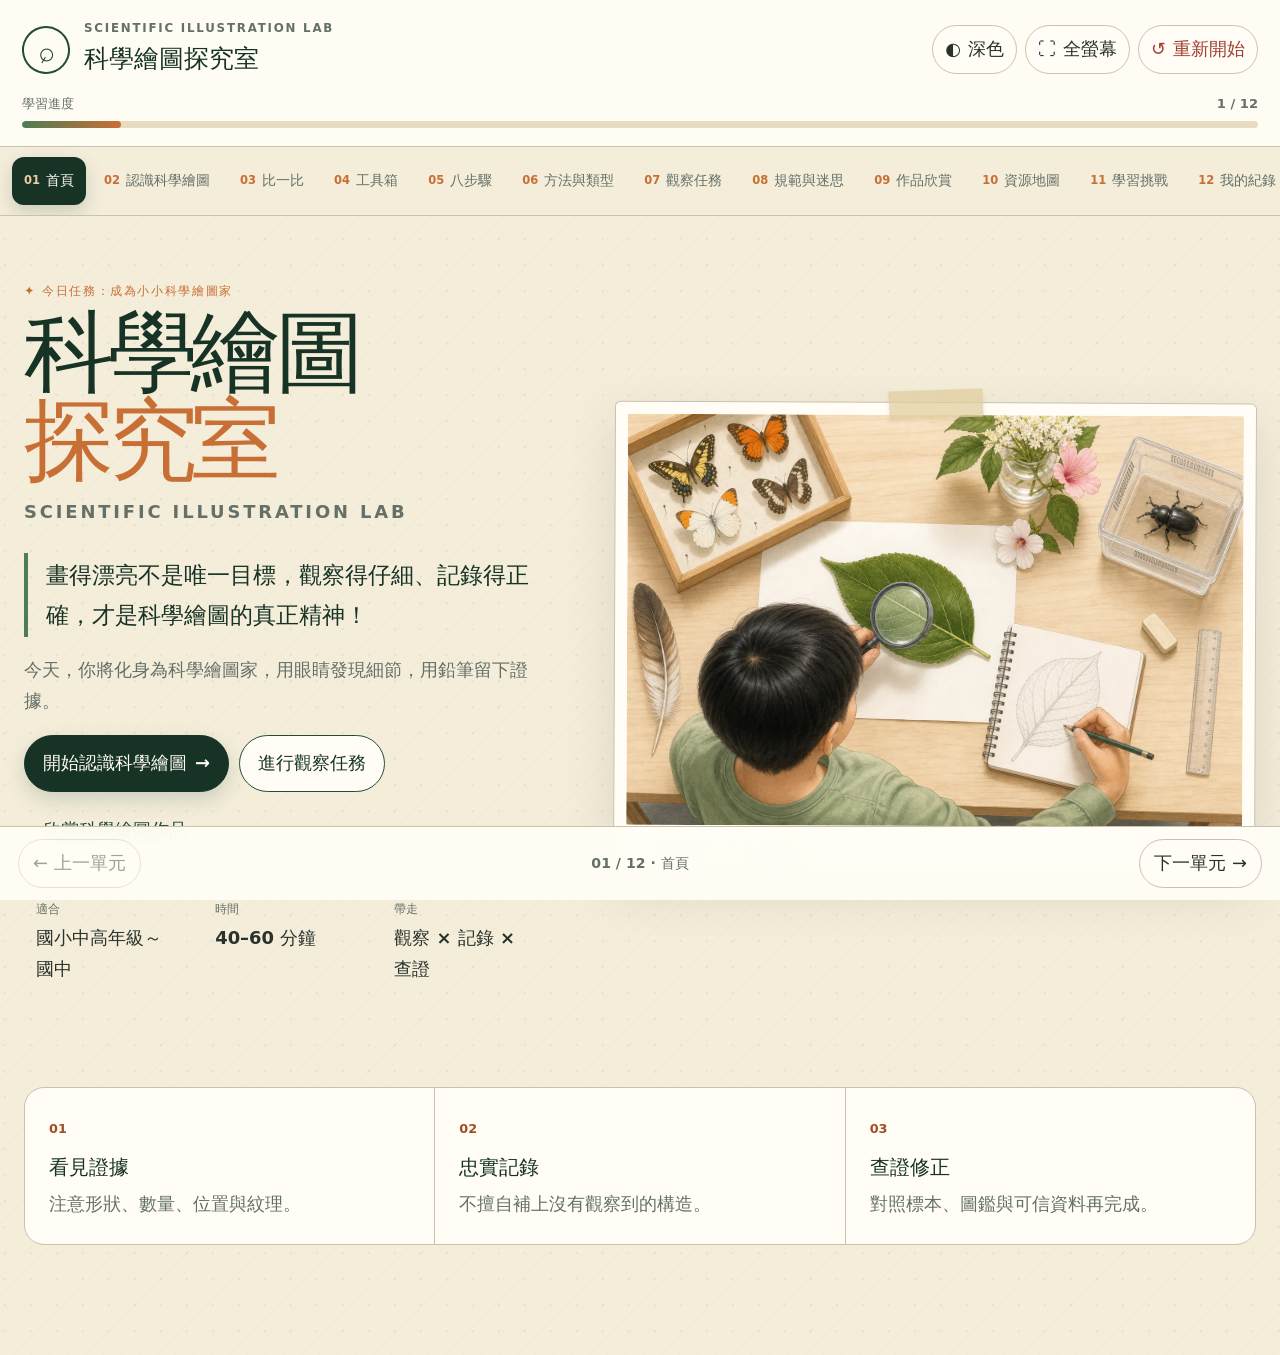
<file: index.html>
<!doctype html>
<html lang="zh-Hant-TW">
<head>
  <meta charset="utf-8">
  <meta name="viewport" content="width=device-width, initial-scale=1">
  <meta name="theme-color" content="#234c36">
  <meta name="description" content="科學繪圖探究室：用觀察、比例、構造、標示與查證，完成有證據的科學圖像紀錄。">
  <title>科學繪圖探究室｜Scientific Illustration Lab</title>
  <meta property="og:type" content="website">
  <meta property="og:title" content="科學繪圖探究室｜Scientific Illustration Lab">
  <meta property="og:description" content="用觀察、比例、構造、標示與查證，完成有證據的科學圖像紀錄。12 單元互動教材，免登入、支援手機平板。">
  <meta property="og:url" content="https://prayer168.github.io/Scientific-illustration/">
  <meta property="og:image" content="https://prayer168.github.io/Scientific-illustration/assets/images/og-cover.png">
  <meta property="og:image:width" content="1200">
  <meta property="og:image:height" content="630">
  <meta property="og:site_name" content="科學繪圖探究室 Scientific Illustration Lab">
  <meta property="og:locale" content="zh_TW">
  <meta name="twitter:card" content="summary_large_image">
  <meta name="twitter:image" content="https://prayer168.github.io/Scientific-illustration/assets/images/og-cover.png">
  <link rel="icon" href="data:image/svg+xml,%3Csvg xmlns='http://www.w3.org/2000/svg' viewBox='0 0 64 64'%3E%3Crect width='64' height='64' rx='16' fill='%23234c36'/%3E%3Ccircle cx='29' cy='29' r='14' fill='none' stroke='%23fffdf5' stroke-width='5'/%3E%3Cpath d='m39 39 12 12' stroke='%23e47b3c' stroke-width='6' stroke-linecap='round'/%3E%3C/svg%3E">
  <link rel="stylesheet" href="css/style.css">
  <script>document.documentElement.classList.add('js');</script>
</head>
<body>
  <a class="skip-link" href="#main-content">跳到主要內容</a>
  <header class="site-header">
    <div class="brand">
      <span class="brand-mark" aria-hidden="true">⌕</span>
      <div>
        <p class="eyebrow">Scientific Illustration Lab</p>
        <a class="brand-title" href="#home" data-tab-link="home">科學繪圖探究室</a>
      </div>
    </div>
    <div class="utility-bar" aria-label="顯示與學習工具">
      <button class="icon-button" id="theme-toggle" type="button" aria-label="切換為深色模式" aria-pressed="false"><span aria-hidden="true">◐</span><span>深色</span></button>
      <button class="icon-button" id="fullscreen-toggle" type="button" aria-label="進入全螢幕"><span aria-hidden="true">⛶</span><span>全螢幕</span></button>
      <button class="icon-button danger-quiet" id="restart-learning" type="button"><span aria-hidden="true">↺</span><span>重新開始</span></button>
      <button class="menu-toggle" id="menu-toggle" type="button" aria-expanded="false" aria-controls="lesson-nav">單元選單</button>
    </div>
    <div class="progress-shell">
      <div class="progress-copy"><span>學習進度</span><strong id="progress-label">1 / 12</strong></div>
      <div class="progress-track" role="progressbar" aria-label="教材單元進度" aria-valuemin="0" aria-valuemax="100" aria-valuenow="8">
        <span id="progress-fill" style="width:8.33%"></span>
      </div>
    </div>
  </header>

  <nav class="lesson-nav" id="lesson-nav" aria-label="教材單元">
    <div class="tab-list" role="tablist" aria-label="科學繪圖學習單元">
      <button role="tab" aria-selected="true" aria-controls="panel-home" id="tab-home" data-tab="home"><span>01</span>首頁</button>
      <button role="tab" aria-selected="false" aria-controls="panel-basics" id="tab-basics" data-tab="basics" tabindex="-1"><span>02</span>認識科學繪圖</button>
      <button role="tab" aria-selected="false" aria-controls="panel-compare" id="tab-compare" data-tab="compare" tabindex="-1"><span>03</span>比一比</button>
      <button role="tab" aria-selected="false" aria-controls="panel-tools" id="tab-tools" data-tab="tools" tabindex="-1"><span>04</span>工具箱</button>
      <button role="tab" aria-selected="false" aria-controls="panel-steps" id="tab-steps" data-tab="steps" tabindex="-1"><span>05</span>八步驟</button>
      <button role="tab" aria-selected="false" aria-controls="panel-methods" id="tab-methods" data-tab="methods" tabindex="-1"><span>06</span>方法與類型</button>
      <button role="tab" aria-selected="false" aria-controls="panel-practice" id="tab-practice" data-tab="practice" tabindex="-1"><span>07</span>觀察任務</button>
      <button role="tab" aria-selected="false" aria-controls="panel-rules" id="tab-rules" data-tab="rules" tabindex="-1"><span>08</span>規範與迷思</button>
      <button role="tab" aria-selected="false" aria-controls="panel-gallery" id="tab-gallery" data-tab="gallery" tabindex="-1"><span>09</span>作品欣賞</button>
      <button role="tab" aria-selected="false" aria-controls="panel-resources" id="tab-resources" data-tab="resources" tabindex="-1"><span>10</span>資源地圖</button>
      <button role="tab" aria-selected="false" aria-controls="panel-quiz" id="tab-quiz" data-tab="quiz" tabindex="-1"><span>11</span>學習挑戰</button>
      <button role="tab" aria-selected="false" aria-controls="panel-records" id="tab-records" data-tab="records" tabindex="-1"><span>12</span>我的紀錄</button>
    </div>
  </nav>

  <noscript><p class="noscript-note">JavaScript 未啟用：教材文字與圖片仍可閱讀，但頁籤、互動、儲存、測驗與匯出功能需要 JavaScript。</p></noscript>

  <main id="main-content" tabindex="-1">
    <section class="panel is-active" id="panel-home" role="tabpanel" aria-labelledby="tab-home" data-panel="home">
      <div class="hero">
        <div class="hero-copy">
          <p class="kicker"><span aria-hidden="true">✦</span> 今日任務：成為小小科學繪圖家</p>
          <h1>科學繪圖<br><em>探究室</em></h1>
          <p class="hero-en">Scientific Illustration Lab</p>
          <blockquote>畫得漂亮不是唯一目標，觀察得仔細、記錄得正確，才是科學繪圖的真正精神！</blockquote>
          <p class="mission-note">今天，你將化身為科學繪圖家，用眼睛發現細節，用鉛筆留下證據。</p>
          <div class="hero-actions">
            <button class="primary-button" type="button" data-go="basics">開始認識科學繪圖 <span aria-hidden="true">→</span></button>
            <button class="secondary-button" type="button" data-go="practice">進行觀察任務</button>
            <button class="text-button" type="button" data-go="gallery">欣賞科學繪圖作品</button>
          </div>
          <dl class="lesson-facts">
            <div><dt>適合</dt><dd>國小中高年級～國中</dd></div>
            <div><dt>時間</dt><dd>40–60 分鐘</dd></div>
            <div><dt>帶走</dt><dd>觀察 × 記錄 × 查證</dd></div>
          </dl>
        </div>
        <figure class="hero-visual taped-image">
          <img src="images/hero/observation-desk.webp" alt="臺灣學生在自然觀察工作桌上以放大鏡觀察葉片，並在筆記本描繪葉脈" width="1536" height="1024" fetchpriority="high">
          <figcaption><span aria-hidden="true">⌕</span> 先觀察整體，再靠近看細節</figcaption>
        </figure>
      </div>
      <div class="evidence-strip" aria-label="科學繪圖三個核心行動">
        <article><b>01</b><h2>看見證據</h2><p>注意形狀、數量、位置與紋理。</p></article>
        <article><b>02</b><h2>忠實記錄</h2><p>不擅自補上沒有觀察到的構造。</p></article>
        <article><b>03</b><h2>查證修正</h2><p>對照標本、圖鑑與可信資料再完成。</p></article>
      </div>
    </section>

    <section class="panel" id="panel-basics" role="tabpanel" aria-labelledby="tab-basics" data-panel="basics" hidden>
      <header class="section-heading">
        <p class="section-number">02 — LOOK CLOSER</p>
        <h1>什麼是科學繪圖？</h1>
        <p>科學繪圖是結合科學觀察與圖像表達的方法。繪圖者仔細看真實物體，把重要的外形、比例、構造、紋理與特徵忠實留下來。</p>
      </header>
      <div class="split-feature">
        <figure class="taped-image">
          <img src="images/hero/student-observing-leaf.webp" alt="學生用放大鏡觀察具有葉尖、葉基、鋸齒葉緣、主脈、側脈和葉柄的葉片" width="1536" height="1024" loading="lazy">
          <figcaption>觀察不是「看過」，而是能指出證據在哪裡。</figcaption>
        </figure>
        <div>
          <h2>科學繪圖要做到</h2>
          <ol class="principle-list">
            <li><b>觀察正確</b><span>先看整體，再看局部。</span></li>
            <li><b>比例合理</b><span>長、寬、位置和數量能互相比較。</span></li>
            <li><b>特徵清楚</b><span>畫出能辨認對象的關鍵證據。</span></li>
            <li><b>標示完整</b><span>圖名、構造、日期與比例尺各有用途。</span></li>
            <li><b>幫助理解</b><span>讓別人看得懂，也能回到實物核對。</span></li>
            <li><b>不憑空添加</b><span>推測與復原內容必須清楚註明。</span></li>
          </ol>
        </div>
      </div>
      <div class="note-grid">
        <aside class="did-you-know">
          <span class="sticker">你知道嗎？</span>
          <h2>相機發明前，圖就是重要證據</h2>
          <p>科學家曾依靠繪圖記錄新發現的植物、昆蟲、動物、化石與人體構造。今日已有相機，科學繪圖仍能選擇性強調關鍵構造，呈現照片不易清楚表達的細節。</p>
        </aside>
        <aside class="ai-note">
          <span class="sticker warning">AI 也可能畫錯</span>
          <h2>生成不等於正確</h2>
          <p>AI 可能畫錯葉脈、花瓣數、昆蟲足數、翅膀或比例。本網站淘汰了兩張雄蕊數量不可靠的百合圖，改用五瓣朱槿。每張 AI 圖仍應與標本、圖鑑、博物館、大學或政府資料庫比對。</p>
          <button class="secondary-button" type="button" data-go="practice" data-practice-focus="butterfly">去找 AI 圖的錯誤</button>
        </aside>
      </div>
    </section>

    <section class="panel" id="panel-compare" role="tabpanel" aria-labelledby="tab-compare" data-panel="compare" hidden>
      <header class="section-heading">
        <p class="section-number">03 — PURPOSE CHANGES THE PICTURE</p>
        <h1>同一隻甲蟲，為什麼畫法不同？</h1>
        <p>沒有哪一種圖像永遠最好；要看你想回答的問題。分類紀錄重視可比對的構造，藝術作品可以重視感受，攝影則保留拍攝瞬間。</p>
      </header>
      <div class="comparison-stage">
        <figure class="taped-image">
          <img src="images/examples/beetle-four-styles.webp" alt="同一隻六足鍬形蟲以科學線稿、藝術淡彩、卡通插畫與標本攝影感四種方式呈現" width="1536" height="1024" loading="lazy">
        </figure>
        <div class="comparison-controls" role="group" aria-label="選擇圖像類型查看說明">
          <button type="button" class="is-selected" data-compare="scientific">科學繪圖</button>
          <button type="button" data-compare="art">藝術繪畫</button>
          <button type="button" data-compare="cartoon">卡通插畫</button>
          <button type="button" data-compare="photo">科學攝影</button>
          <div class="comparison-readout" id="comparison-readout" aria-live="polite">
            <h2>科學繪圖</h2><p>忠於觀察、比例與可辨識特徵；可整理或強調重要構造，常搭配標示與比例尺。</p>
          </div>
        </div>
      </div>
      <div class="table-scroll" tabindex="0" aria-label="四種圖像比較表，可水平捲動">
        <table>
          <thead><tr><th scope="col">比較項目</th><th scope="col">科學繪圖</th><th scope="col">藝術繪畫</th><th scope="col">卡通插畫</th><th scope="col">科學攝影</th></tr></thead>
          <tbody>
            <tr><th scope="row">主要目的</th><td>解釋與辨認</td><td>感受與表現</td><td>簡化與傳達</td><td>保存拍攝瞬間</td></tr>
            <tr><th scope="row">忠於觀察</th><td>必須，以證據為本</td><td>不一定</td><td>不一定</td><td>忠於鏡頭所拍範圍</td></tr>
            <tr><th scope="row">自由變形</th><td>不可造成錯誤</td><td>可以</td><td>常會誇張</td><td>後製不應誤導</td></tr>
            <tr><th scope="row">構造標示</th><td>視任務需要</td><td>通常不需要</td><td>通常不需要</td><td>可後製加入</td></tr>
            <tr><th scope="row">比例尺</th><td>必要時加入</td><td>通常不需要</td><td>通常不需要</td><td>顯微或標本照常需要</td></tr>
            <tr><th scope="row">背景</th><td>簡化，讓主體清楚</td><td>可自由安排</td><td>可裝飾</td><td>依拍攝環境而定</td></tr>
            <tr><th scope="row">使用場合</th><td>研究、教學、分類</td><td>創作、展覽</td><td>故事、識別、娛樂</td><td>觀察存證、量測</td></tr>
          </tbody>
        </table>
      </div>
      <div class="mini-challenge field-note">
        <h2>哪一張比較適合作為昆蟲分類紀錄？</h2>
        <div class="choice-row" role="group" aria-label="昆蟲分類紀錄判斷">
          <button type="button" data-classify="scientific">科學繪圖</button>
          <button type="button" data-classify="art">藝術繪畫</button>
          <button type="button" data-classify="cartoon">卡通插畫</button>
          <button type="button" data-classify="photo">只要照片就好</button>
        </div>
        <p class="feedback" id="classification-feedback" role="status">選一個答案，再讀讀證據。</p>
      </div>
    </section>

    <section class="panel" id="panel-tools" role="tabpanel" aria-labelledby="tab-tools" data-panel="tools" hidden>
      <header class="section-heading">
        <p class="section-number">04 — PACK YOUR FIELD KIT</p>
        <h1>工具不是越多越好，要用在對的階段</h1>
        <p>先從鉛筆、橡皮擦、尺、放大鏡與紀錄本開始；需要更細節或正式完稿時，再加入顯微鏡、代針筆、顏料或數位工具。</p>
      </header>
      <figure class="wide-visual taped-image">
        <img src="images/tools/scientific-toolkit.webp" alt="科學繪圖工具組，包含鉛筆、自動鉛筆、橡皮擦、尺、放大鏡、解剖顯微鏡、代針筆、色鉛筆、水彩、素描本、相機、數位板與觸控筆" width="1536" height="1024" loading="lazy">
      </figure>
      <div class="tool-grid">
        <article><span>01</span><h2>HB／2H／2B 鉛筆</h2><p><b>用途：</b>2H 淡稿、HB 輪廓、2B 加深。</p><p><b>階段：</b>草圖到細節。</p><small>提醒：不要一次壓太深。替代：一般 HB 鉛筆。</small></article>
        <article><span>02</span><h2>自動鉛筆</h2><p><b>用途：</b>穩定細線與局部結構。</p><p><b>階段：</b>細節、標示線。</p><small>提醒：筆芯易折。替代：削尖的木鉛筆。</small></article>
        <article><span>03</span><h2>橡皮擦</h2><p><b>用途：</b>淡化輔助線、修正比例。</p><p><b>階段：</b>草圖與修正。</p><small>提醒：輕擦避免破紙。替代：乾淨軟橡皮。</small></article>
        <article><span>04</span><h2>尺與比例尺</h2><p><b>用途：</b>量測、畫直線與比例尺。</p><p><b>階段：</b>觀察前、標示。</p><small>提醒：寫清楚單位。替代：印有刻度的書籤。</small></article>
        <article><span>05</span><h2>放大鏡</h2><p><b>用途：</b>看葉緣、毛、紋理。</p><p><b>階段：</b>觀察與核對。</p><small>提醒：不要用來聚焦陽光。替代：平板相機放大。</small></article>
        <article><span>06</span><h2>解剖顯微鏡</h2><p><b>用途：</b>觀察立體小物與表面。</p><p><b>階段：</b>局部放大。</p><small>提醒：由低倍率開始。替代：夾式微距鏡頭。</small></article>
        <article><span>07</span><h2>黑色代針筆</h2><p><b>用途：</b>正式清稿與點描。</p><p><b>階段：</b>確認無誤後完稿。</p><small>提醒：乾後再擦鉛筆。替代：細尖黑筆。</small></article>
        <article><span>08</span><h2>色鉛筆</h2><p><b>用途：</b>標示辨識用色與漸層。</p><p><b>階段：</b>完成線稿之後。</p><small>提醒：顏色服務於特徵。替代：普通彩色鉛筆。</small></article>
        <article><span>09</span><h2>水彩</h2><p><b>用途：</b>透明疊色呈現自然色。</p><p><b>階段：</b>有需要的完稿。</p><small>提醒：先試色、等乾。替代：水溶性色鉛筆。</small></article>
        <article><span>10</span><h2>素描紙／紀錄本</h2><p><b>用途：</b>保存原始觀察與修改。</p><p><b>階段：</b>全程。</p><small>提醒：標日期與頁碼。替代：空白筆記紙。</small></article>
        <article><span>11</span><h2>相機／平板</h2><p><b>用途：</b>記錄角度、顏色與環境。</p><p><b>階段：</b>觀察輔助。</p><small>提醒：照片不能取代現場觀察。替代：借用教室裝置。</small></article>
        <article><span>12</span><h2>數位繪圖板</h2><p><b>用途：</b>圖層、透明度與局部放大。</p><p><b>階段：</b>數位草圖到完稿。</p><small>提醒：保留原始圖層。替代：觸控筆平板。</small></article>
      </div>
      <div class="toolbox-game field-note">
        <span class="sticker">我的繪圖工具箱</span>
        <h2>準備畫一片葉子，你會帶哪些？</h2>
        <p>選出五個基本且合適的工具，再檢查工具箱。</p>
        <div class="choice-chips" id="tool-choices">
          <button type="button" data-tool-choice="pencil" data-correct="true" aria-pressed="false">鉛筆</button>
          <button type="button" data-tool-choice="ruler" data-correct="true" aria-pressed="false">尺</button>
          <button type="button" data-tool-choice="magnifier" data-correct="true" aria-pressed="false">放大鏡</button>
          <button type="button" data-tool-choice="notebook" data-correct="true" aria-pressed="false">紀錄本</button>
          <button type="button" data-tool-choice="eraser" data-correct="true" aria-pressed="false">橡皮擦</button>
          <button type="button" data-tool-choice="perfume" data-correct="false" aria-pressed="false">香水</button>
          <button type="button" data-tool-choice="stamp" data-correct="false" aria-pressed="false">造型印章</button>
          <button type="button" data-tool-choice="glitter" data-correct="false" aria-pressed="false">亮粉膠</button>
        </div>
        <button class="primary-button compact" id="check-tools" type="button">檢查工具箱</button>
        <button class="text-button compact" id="reset-tools" type="button">重設</button>
        <p class="feedback" id="tool-feedback" role="status">先選擇，再檢查。</p>
      </div>
    </section>

    <section class="panel" id="panel-steps" role="tabpanel" aria-labelledby="tab-steps" data-panel="steps" hidden>
      <header class="section-heading">
        <p class="section-number">05 — EIGHT STEPS, ONE CAREFUL RECORD</p>
        <h1>從一條淡線，到一張有證據的圖</h1>
        <p>播放逐步導覽，觀察每一步增加了什麼。動畫每次只強調一個決定，讓你知道「現在要看什麼」。</p>
      </header>
      <div class="step-stage">
        <figure class="step-visual taped-image">
          <div class="step-image-crop" id="step-image-crop" style="--step:0">
            <img src="images/steps/leaf-eight-steps.webp" alt="同一片葉子從輪廓、中軸、葉脈、鋸齒、紋理、比例尺到完成線稿的八格過程" width="1536" height="1024" loading="lazy">
            <span class="step-window" aria-hidden="true"></span>
          </div>
          <figcaption id="step-caption">步驟一：選擇觀察對象</figcaption>
        </figure>
        <div class="step-control-card">
          <p class="step-counter" id="step-counter">01 / 08</p>
          <h2 id="step-title">選擇觀察對象</h2>
          <p id="step-description">從葉片、花朵、果實、種子、昆蟲、羽毛、貝殼或岩石中，選一個能安全、穩定觀察的對象。</p>
          <dl>
            <div><dt>操作提醒</dt><dd id="step-tip">選擇完整、光線充足、可以從不同方向看的標本。</dd></div>
            <div><dt>常見錯誤</dt><dd id="step-mistake">一開始就選太複雜或仍快速移動的對象。</dd></div>
          </dl>
          <div class="step-buttons">
            <button type="button" id="step-prev" aria-label="上一步">←</button>
            <button class="primary-button compact" type="button" id="step-play" aria-pressed="false">播放</button>
            <button type="button" id="step-next" aria-label="下一步">→</button>
            <button class="text-button compact" type="button" id="step-reset">重播</button>
          </div>
          <label class="speed-control" for="step-speed">播放速度
            <select id="step-speed"><option value="3500">慢速</option><option value="2200" selected>一般</option><option value="1200">快速</option></select>
          </label>
        </div>
      </div>
      <ol class="step-list">
        <li><b>選擇觀察對象</b><span>葉、花、種子、昆蟲、羽毛、貝殼或岩石。</span></li>
        <li><b>先觀察，不急著畫</b><span>從不同方向找出外形與最重要的特徵。</span></li>
        <li><b>決定觀察角度</b><span>正面、側面、背面、腹面、俯視或剖面。</span></li>
        <li><b>畫出基本外形</b><span>用淡線安排長、寬、輪廓與主要比例。</span></li>
        <li><b>加入構造與細節</b><span>葉脈、觸角、節、毛、鱗片或表面紋理。</span></li>
        <li><b>檢查比例與對稱</b><span>比較長度、寬度、位置與數量。</span></li>
        <li><b>加入科學標示</b><span>圖名、日期、地點、角度、構造、比例尺與說明。</span></li>
        <li><b>比較、修正與完成</b><span>再次對照真實物體，修正錯誤與遺漏。</span></li>
      </ol>
    </section>

    <section class="panel" id="panel-methods" role="tabpanel" aria-labelledby="tab-methods" data-panel="methods" hidden>
      <header class="section-heading">
        <p class="section-number">06 — METHODS & FIELDS</p>
        <h1>十種方法，八種科學繪圖</h1>
        <p>複雜的觀察，可以拆成一個個可執行的方法。選擇方法時，先問：我想讓哪個證據變清楚？</p>
      </header>
      <h2 class="subheading">十種觀察與繪圖方法</h2>
      <div class="method-grid">
        <article><i>01</i><h3>輪廓觀察法</h3><p>先抓整體形狀與邊緣特徵，暫時不畫內部細節。</p></article>
        <article><i>02</i><h3>幾何拆解法</h3><p>把複雜物拆成圓、橢圓、三角、長方或圓柱。</p></article>
        <article><i>03</i><h3>格線比例法</h3><p>用格線比較位置，避免局部越畫越大或偏移。</p></article>
        <article><i>04</i><h3>中軸線與對稱</h3><p>適合葉片、花朵、昆蟲等左右近似對稱物。</p></article>
        <article><i>05</i><h3>負空間觀察</h3><p>觀察主體周圍空白形狀，反過來校正輪廓。</p></article>
        <article><i>06</i><h3>局部放大</h3><p>放大花蕊、口器、翅脈、葉緣或種子表面。</p></article>
        <article><i>07</i><h3>剖面與分解圖</h3><p>呈現果實內部、花部、種子、地層或裝置關係。</p></article>
        <article><i>08</i><h3>點描與線紋理</h3><p>以點與線的密度表現毛、凹凸、暗部與質感。</p></article>
        <article><i>09</i><h3>比例尺紀錄</h3><p>量測實物並畫出代表已知長度的線段與單位。</p></article>
        <article><i>10</i><h3>數位科學繪圖</h3><p>使用圖層、透明度與局部放大，但不取代真實觀察。</p></article>
      </div>
      <h2 class="subheading">八種科學繪圖類型</h2>
      <div class="type-grid">
        <article><img src="images/gallery/dandelion-whole-plant.webp" alt="蒲公英全株、根部、花序與冠毛種子的科學繪圖" width="1536" height="1024" loading="lazy"><div><span>BOTANY</span><h3>植物科學繪圖</h3><p>葉、花、果實、種子、根與全株；要注意葉序、葉脈與花部數量。</p></div></article>
        <article><img src="images/examples/beetle-dorsal.webp" alt="六足鍬形蟲背面科學繪圖" width="1536" height="1024" loading="lazy"><div><span>ENTOMOLOGY</span><h3>昆蟲科學繪圖</h3><p>頭、胸、腹、六足、翅脈、觸角與口器的數量和連接位置。</p></div></article>
        <article><img src="images/examples/taipei-tree-frog.webp" alt="臺北樹蛙背面與側面科學觀察圖" width="1536" height="1024" loading="lazy"><div><span>ZOOLOGY</span><h3>動物科學繪圖</h3><p>身體比例、外部構造、骨骼或行為姿勢；同一個體可畫多角度。</p></div></article>
        <article><img src="images/examples/sparrow-feather-beak.webp" alt="歐亞樹麻雀、飛羽與鳥喙局部科學繪圖" width="1536" height="1024" loading="lazy"><div><span>ORNITHOLOGY</span><h3>鳥類科學繪圖</h3><p>羽色、喙形、腳、翅膀與姿態，都能提供生活方式的線索。</p></div></article>
        <article><img src="images/examples/shell-texture.webp" alt="海螺殼側面與螺旋生長紋局部放大圖" width="1536" height="1024" loading="lazy"><div><span>MARINE LIFE</span><h3>海洋生物科學繪圖</h3><p>魚、貝、甲殼類、珊瑚與浮游生物；易失真的軟體構造要特別記錄。</p></div></article>
        <article><img src="images/examples/ammonite-fossil.webp" alt="菊石化石輪廓、殼室與縫合線局部放大圖" width="1536" height="1024" loading="lazy"><div><span>GEOLOGY</span><h3>地質與化石繪圖</h3><p>岩石紋理、晶形、化石輪廓與地層剖面，常需比例尺與方向。</p></div></article>
        <article><img src="images/examples/moon-phases.webp" alt="八個連續階段的月相觀察紀錄圖" width="1536" height="1024" loading="lazy"><div><span>ASTRONOMY</span><h3>天文科學繪圖</h3><p>月相、太陽黑子、行星表面與望遠鏡視野，日期時間尤其重要。</p></div></article>
        <article><img src="images/examples/reflection-apparatus.webp" alt="平面鏡、角度板、入射光與反射光的實驗裝置圖" width="1536" height="1024" loading="lazy"><div><span>APPARATUS</span><h3>實驗裝置圖</h3><p>器材、連接、材料位置與力或光線方向，應讓別人能照圖重現。</p></div></article>
      </div>
      <p class="ai-disclaimer">本頁圖片皆為 AI 生成之教學示意圖，實際物種特徵仍應配合標本、圖鑑或可信資料查證。</p>
    </section>

    <section class="panel" id="panel-practice" role="tabpanel" aria-labelledby="tab-practice" data-panel="practice" hidden>
      <header class="section-heading">
        <p class="section-number">07 — OBSERVE, DECIDE, EXPLAIN</p>
        <h1>四個互動觀察任務</h1>
        <p>不是猜答案，而是指出「我在哪裡看到什麼」。每個任務都有重設與即時說明，也能用鍵盤或手機點選完成。</p>
      </header>
      <div class="practice-tabs" role="tablist" aria-label="觀察任務">
        <button type="button" role="tab" aria-selected="true" data-practice-tab="leaf">1 葉片特徵</button>
        <button type="button" role="tab" aria-selected="false" data-practice-tab="beetle">2 昆蟲觀察</button>
        <button type="button" role="tab" aria-selected="false" data-practice-tab="butterfly">3 科學圖除錯</button>
        <button type="button" role="tab" aria-selected="false" data-practice-tab="labels">4 科學標示</button>
      </div>
      <section class="practice-panel is-active" data-practice-panel="leaf">
        <div class="task-intro"><p class="task-label">任務一</p><h2>找出葉片特徵</h2><p>依提示點選圖上對應位置。已完成的構造會留在觀察清單。</p></div>
        <div class="hotspot-layout">
          <div class="hotspot-image leaf-hotspots">
            <img src="images/hero/student-observing-leaf.webp" alt="待辨認構造的卵形鋸齒緣葉片" width="1536" height="1024" loading="lazy">
            <button type="button" style="--x:19%;--y:47%" data-leaf-part="葉尖"><span>1</span><span class="sr-only">葉尖位置</span></button>
            <button type="button" style="--x:40%;--y:76%" data-leaf-part="葉基"><span>2</span><span class="sr-only">葉基位置</span></button>
            <button type="button" style="--x:28%;--y:62%" data-leaf-part="葉緣"><span>3</span><span class="sr-only">葉緣位置</span></button>
            <button type="button" style="--x:34%;--y:61%" data-leaf-part="主脈"><span>4</span><span class="sr-only">主脈位置</span></button>
            <button type="button" style="--x:32%;--y:54%" data-leaf-part="側脈"><span>5</span><span class="sr-only">側脈位置</span></button>
            <button type="button" style="--x:43%;--y:81%" data-leaf-part="葉柄"><span>6</span><span class="sr-only">葉柄位置</span></button>
          </div>
          <div class="task-console">
            <p>這次要找：<strong id="leaf-target">葉尖</strong></p>
            <p class="feedback" id="leaf-feedback" role="status">葉尖是葉片最前端的位置。</p>
            <ol id="leaf-found" aria-label="已找到的葉片構造"></ol>
            <button class="secondary-button compact" type="button" data-reset-task="leaf">重設任務</button>
          </div>
        </div>
      </section>
      <section class="practice-panel" data-practice-panel="beetle" hidden>
        <div class="task-intro"><p class="task-label">任務二</p><h2>完成昆蟲觀察</h2><p>逐題核對圖像。答完後會解釋證據，不只告訴你對錯。</p></div>
        <div class="practice-split">
          <figure class="taped-image"><img src="images/examples/beetle-dorsal.webp" alt="可觀察頭胸腹、六足、觸角與翅鞘的鍬形蟲背面圖" width="1536" height="1024" loading="lazy"></figure>
          <form id="beetle-observation" class="observation-form">
            <fieldset><legend>1. 身體有幾個主要部分？</legend><label><input type="radio" name="body" value="3"> 3 個：頭、胸、腹</label><label><input type="radio" name="body" value="2"> 2 個</label></fieldset>
            <fieldset><legend>2. 有幾隻腳？</legend><label><input type="radio" name="legs" value="6"> 6 隻</label><label><input type="radio" name="legs" value="8"> 8 隻</label></fieldset>
            <fieldset><legend>3. 觸角與翅鞘有什麼特徵？</legend><label><input type="radio" name="features" value="pair"> 一對觸角，左右一對翅鞘</label><label><input type="radio" name="features" value="random"> 數量和位置不固定</label></fieldset>
            <fieldset><legend>4. 身體是否左右對稱？</legend><label><input type="radio" name="symmetry" value="yes"> 大致左右對稱</label><label><input type="radio" name="symmetry" value="no"> 完全不對稱</label></fieldset>
            <button class="primary-button compact" type="submit">送出觀察</button><button class="text-button compact" type="reset">重設</button>
            <p class="feedback" id="beetle-feedback" role="status">請完成四項觀察。</p>
          </form>
        </div>
      </section>
      <section class="practice-panel" data-practice-panel="butterfly" hidden>
        <div class="task-intro"><p class="task-label">任務三</p><h2>科學繪圖除錯</h2><p>這張圖故意畫錯。選出你看見的六種問題，再讀解釋。</p></div>
        <div class="practice-split">
          <figure class="taped-image"><img src="images/examples/butterfly-error.webp" alt="故意含有翅膀比例、足數、斑紋、比例尺、交叉標示線與裝飾錯誤的蝴蝶圖" width="1536" height="1024" loading="lazy"></figure>
          <div class="error-finder" id="error-finder">
            <button type="button" data-error="wing" aria-pressed="false">翅膀比例錯誤</button>
            <button type="button" data-error="legs" aria-pressed="false">足的數量錯誤</button>
            <button type="button" data-error="pattern" aria-pressed="false">左右斑紋不一致</button>
            <button type="button" data-error="scale" aria-pressed="false">缺少比例尺</button>
            <button type="button" data-error="leaders" aria-pressed="false">標示線交叉</button>
            <button type="button" data-error="decoration" aria-pressed="false">加入未觀察裝飾</button>
            <button class="primary-button compact" id="check-errors" type="button">檢查答案</button>
            <button class="text-button compact" data-reset-task="butterfly" type="button">重設</button>
            <p class="feedback" id="error-feedback" role="status">找出你能用觀察證據說明的問題。</p>
          </div>
        </div>
      </section>
      <section class="practice-panel" data-practice-panel="labels" hidden>
        <div class="task-intro"><p class="task-label">任務四</p><h2>標示科學繪圖</h2><p>可拖曳標籤到位置，也可先點標籤、再點位置；兩種操作得到相同結果。</p></div>
        <div class="labeling-game" id="labeling-game">
          <div class="label-bank" aria-label="可用標籤">
            <button type="button" draggable="true" data-label="圖名">圖名</button>
            <button type="button" draggable="true" data-label="構造名稱">構造名稱</button>
            <button type="button" draggable="true" data-label="比例尺">比例尺</button>
            <button type="button" draggable="true" data-label="觀察日期">觀察日期</button>
            <button type="button" draggable="true" data-label="觀察地點">觀察地點</button>
            <button type="button" draggable="true" data-label="觀察者">觀察者</button>
          </div>
          <div class="record-diagram">
            <div class="drop-zone" data-accept="圖名" tabindex="0"><span>①</span><b>頁面上方中央</b></div>
            <div class="drop-zone" data-accept="構造名稱" tabindex="0"><span>②</span><b>標示線末端</b></div>
            <div class="drop-zone" data-accept="比例尺" tabindex="0"><span>③</span><b>圖像下方</b></div>
            <div class="drop-zone" data-accept="觀察日期" tabindex="0"><span>④</span><b>紀錄欄第一列</b></div>
            <div class="drop-zone" data-accept="觀察地點" tabindex="0"><span>⑤</span><b>紀錄欄第二列</b></div>
            <div class="drop-zone" data-accept="觀察者" tabindex="0"><span>⑥</span><b>紀錄欄第三列</b></div>
          </div>
          <button class="secondary-button compact" data-reset-task="labels" type="button">重設</button>
          <p class="feedback" id="label-feedback" role="status">選一個標籤，再選它應放的位置。</p>
        </div>
      </section>
    </section>

    <section class="panel" id="panel-rules" role="tabpanel" aria-labelledby="tab-rules" data-panel="rules" hidden>
      <header class="section-heading">
        <p class="section-number">08 — CLEAR RULES, FLEXIBLE FORMATS</p>
        <h1>基本規範與十個常見迷思</h1>
        <p>這些是實用的基本原則，不是全球完全一致的硬規定。研究領域、學校、比賽或出版單位可能有不同格式，請先確認任務要求。</p>
      </header>
      <div class="rules-layout">
        <figure class="taped-image"><img src="images/examples/correct-wrong-leaf.webp" alt="左側是大而清楚、葉脈合理的葉片圖，右側是過小、塗抹、變形與標示線交叉的錯誤圖" width="1536" height="1024" loading="lazy"></figure>
        <ol class="rule-list">
          <li>使用清晰、連續的線條。</li><li>避免反覆塗抹模糊的線。</li><li>圖像要畫得足夠大。</li><li>保持合理比例。</li>
          <li>不添加沒有觀察到的構造。</li><li>標示線用直線，盡量不交叉。</li><li>標示文字排列整齊。</li><li>必要時加入比例尺。</li>
          <li>記錄日期、地點與工具。</li><li>上色為了呈現特徵，不只為裝飾。</li><li>推測或復原圖要清楚註明。</li><li>保存原始觀察與修改紀錄。</li>
        </ol>
      </div>
      <h2 class="subheading">翻開迷思卡，看看理由</h2>
      <div class="myth-grid">
        <button class="myth-card" type="button" aria-expanded="false"><span class="front"><b>01</b>科學繪圖一定要畫得像照片嗎？</span><span class="back"><b>不一定。</b>重點是構造與證據清楚；有時線稿比照片更能凸顯翅脈。</span></button>
        <button class="myth-card" type="button" aria-expanded="false"><span class="front"><b>02</b>不會畫畫就不能做科學繪圖嗎？</span><span class="back"><b>不是。</b>可以用幾何拆解、格線與多次修正，把觀察能力一步步畫出來。</span></button>
        <button class="myth-card" type="button" aria-expanded="false"><span class="front"><b>03</b>不好看的部分可以省略嗎？</span><span class="back"><b>要看目的。</b>破損、病斑可能是重要證據；省略時應註明範圍與理由。</span></button>
        <button class="myth-card" type="button" aria-expanded="false"><span class="front"><b>04</b>可以加入想像花紋嗎？</span><span class="back"><b>不可以混入觀察圖。</b>若是推測復原，必須明確標示，不能讓人誤以為已觀察到。</span></button>
        <button class="myth-card" type="button" aria-expanded="false"><span class="front"><b>05</b>畫得越小越節省空間嗎？</span><span class="back"><b>常會失去細節。</b>主體畫大，才有空間畫清楚構造與標示。</span></button>
        <button class="myth-card" type="button" aria-expanded="false"><span class="front"><b>06</b>每張科學圖都一定要上色嗎？</span><span class="back"><b>不一定。</b>線稿、點描也能有效表達；只有顏色是辨識證據時才特別重要。</span></button>
        <button class="myth-card" type="button" aria-expanded="false"><span class="front"><b>07</b>有照片後就不需要科學繪圖嗎？</span><span class="back"><b>兩者互補。</b>照片保存瞬間，科學圖可整合多次觀察並凸顯關鍵構造。</span></button>
        <button class="myth-card" type="button" aria-expanded="false"><span class="front"><b>08</b>用平板畫就不算科學繪圖嗎？</span><span class="back"><b>媒材不是判準。</b>是否忠於觀察、保留證據並清楚標示才是重點。</span></button>
        <button class="myth-card" type="button" aria-expanded="false"><span class="front"><b>09</b>標示越多越好嗎？</span><span class="back"><b>不是。</b>只標與任務有關的關鍵構造，避免線條交叉與資訊壅塞。</span></button>
        <button class="myth-card" type="button" aria-expanded="false"><span class="front"><b>10</b>科學繪圖只能畫生物嗎？</span><span class="back"><b>不是。</b>化石、礦物、月相、地層與實驗裝置也常用科學繪圖記錄。</span></button>
      </div>
    </section>

    <section class="panel" id="panel-gallery" role="tabpanel" aria-labelledby="tab-gallery" data-panel="gallery" hidden>
      <header class="section-heading gallery-heading">
        <div><p class="section-number">09 — STUDY THE EVIDENCE</p><h1>科學繪圖作品欣賞</h1><p>點選分類篩選，再放大查看。觀察作品的目的、媒材和可辨識證據，而不只評價「漂不漂亮」。</p></div>
        <img src="images/hero/illustrator-workdesk.webp" alt="科學繪圖家以標本、放大鏡與尺完成植物觀察圖" width="1536" height="1024" loading="lazy">
      </header>
      <div class="filter-row" role="group" aria-label="作品分類">
        <button class="is-selected" type="button" data-filter="all">全部</button><button type="button" data-filter="plant">植物</button><button type="button" data-filter="flower">花朵</button>
        <button type="button" data-filter="seed">種子</button><button type="button" data-filter="insect">昆蟲</button><button type="button" data-filter="bird">鳥類</button>
        <button type="button" data-filter="marine">海洋生物</button><button type="button" data-filter="fossil">化石</button><button type="button" data-filter="astronomy">天文</button><button type="button" data-filter="apparatus">實驗裝置</button>
      </div>
      <div class="gallery-grid">
        <article data-category="plant"><button type="button" class="gallery-open" data-src="images/gallery/dandelion-whole-plant.webp" data-title="蒲公英全株觀察"><img src="images/gallery/dandelion-whole-plant.webp" alt="蒲公英全株、根、花序和冠毛種子科學圖" width="1536" height="1024" loading="lazy"></button><div><span>植物</span><h2>蒲公英全株觀察</h2><p><b>對象：</b>蒲公英｜<b>媒材：</b>石墨淡彩</p><p><b>重點：</b>基生葉、無葉花莖、主根與冠毛果實。</p></div></article>
        <article data-category="flower"><button type="button" class="gallery-open" data-src="images/examples/hibiscus-front-side.webp" data-title="朱槿雙視角"><img src="images/examples/hibiscus-front-side.webp" alt="朱槿花正面與側面科學觀察圖" width="1536" height="1024" loading="lazy"></button><div><span>花朵</span><h2>朱槿雙視角</h2><p><b>對象：</b>朱槿｜<b>媒材：</b>石墨淡彩</p><p><b>重點：</b>五瓣與伸出的雄蕊筒。</p></div></article>
        <article data-category="seed"><button type="button" class="gallery-open" data-src="images/gallery/seed-morphology.webp" data-title="四種種子形態"><img src="images/gallery/seed-morphology.webp" alt="翅果、豆種子剖面、蒲公英冠毛瘦果與椰子剖面" width="1536" height="1024" loading="lazy"></button><div><span>種子</span><h2>四種種子形態</h2><p><b>對象：</b>四類果實與種子｜<b>媒材：</b>石墨淡彩</p><p><b>重點：</b>散播構造與剖面差異。</p></div></article>
        <article data-category="insect"><button type="button" class="gallery-open" data-src="images/examples/beetle-dorsal.webp" data-title="鍬形蟲背面"><img src="images/examples/beetle-dorsal.webp" alt="六足鍬形蟲背面科學繪圖" width="1536" height="1024" loading="lazy"></button><div><span>昆蟲</span><h2>鍬形蟲背面</h2><p><b>對象：</b>鍬形蟲｜<b>媒材：</b>石墨淡彩</p><p><b>重點：</b>六足連接胸部、觸角與翅鞘對稱。</p></div></article>
        <article data-category="bird"><button type="button" class="gallery-open" data-src="images/examples/sparrow-feather-beak.webp" data-title="麻雀與羽毛"><img src="images/examples/sparrow-feather-beak.webp" alt="歐亞樹麻雀、飛羽與鳥喙局部圖" width="1536" height="1024" loading="lazy"></button><div><span>鳥類</span><h2>麻雀與羽毛</h2><p><b>對象：</b>歐亞樹麻雀｜<b>媒材：</b>石墨淡彩</p><p><b>重點：</b>喙形、羽片、羽軸與停棲足。</p></div></article>
        <article data-category="marine"><button type="button" class="gallery-open" data-src="images/examples/shell-texture.webp" data-title="海螺殼紋理"><img src="images/examples/shell-texture.webp" alt="海螺殼與螺旋生長紋局部放大" width="1536" height="1024" loading="lazy"></button><div><span>海洋生物</span><h2>海螺殼紋理</h2><p><b>對象：</b>海螺殼｜<b>媒材：</b>點描淡彩</p><p><b>重點：</b>螺塔、殼口與連續生長紋。</p></div></article>
        <article data-category="fossil"><button type="button" class="gallery-open" data-src="images/examples/ammonite-fossil.webp" data-title="菊石化石"><img src="images/examples/ammonite-fossil.webp" alt="菊石化石與縫合線局部放大" width="1536" height="1024" loading="lazy"></button><div><span>化石</span><h2>菊石化石</h2><p><b>對象：</b>菊石化石｜<b>媒材：</b>石墨點描</p><p><b>重點：</b>盤旋殼室與縫合線。</p></div></article>
        <article data-category="astronomy"><button type="button" class="gallery-open" data-src="images/examples/moon-phases.webp" data-title="月相觀察序列"><img src="images/examples/moon-phases.webp" alt="新月到滿月再到殘月的八階段月相圖" width="1536" height="1024" loading="lazy"></button><div><span>天文</span><h2>月相觀察序列</h2><p><b>對象：</b>月相｜<b>媒材：</b>石墨</p><p><b>重點：</b>明暗面隨日期連續變化。</p></div></article>
        <article data-category="apparatus"><button type="button" class="gallery-open" data-src="images/examples/reflection-apparatus.webp" data-title="光反射裝置"><img src="images/examples/reflection-apparatus.webp" alt="平面鏡角度板與入射、反射光線裝置" width="1536" height="1024" loading="lazy"></button><div><span>實驗裝置</span><h2>光反射裝置</h2><p><b>對象：</b>平面鏡實驗｜<b>媒材：</b>石墨淡彩</p><p><b>重點：</b>器材位置與光線方向。</p></div></article>
      </div>
      <p class="ai-disclaimer">本圖庫均為 AI 生成之教學示意圖，實際物種特徵仍應配合標本、圖鑑或可信資料查證。</p>
    </section>

    <section class="panel" id="panel-resources" role="tabpanel" aria-labelledby="tab-resources" data-panel="resources" hidden>
      <header class="section-heading">
        <p class="section-number">10 — FOLLOW TRUSTED TRAILS</p>
        <h1>國內外科學繪圖資源地圖</h1>
        <p>優先選用政府、博物館、大學、圖書館與學會的官方網站。外部內容與網址可能更新，使用時仍請留意網站公告。</p>
      </header>
      <div class="resource-map">
        <div class="map-legend" role="group" aria-label="資源地區篩選">
          <button class="is-selected" type="button" data-resource-region="all">全部資源</button>
          <button type="button" data-resource-region="tw">臺灣</button>
          <button type="button" data-resource-region="world">國外</button>
        </div>
        <div class="resource-grid" id="resource-grid">
          <p class="loading-note">官方資源清單載入中；即使載入失敗，頁面底部仍保留查證說明。</p>
        </div>
      </div>
      <p class="verification-date">外部連結最後查證日期：<time datetime="2026-07-19">2026 年 7 月 19 日</time></p>
    </section>

    <section class="panel" id="panel-quiz" role="tabpanel" aria-labelledby="tab-quiz" data-panel="quiz" hidden>
      <header class="section-heading">
        <p class="section-number">11 — CHALLENGE YOUR EVIDENCE SKILLS</p>
        <h1>科學繪圖學習挑戰</h1>
        <p>共 10 題，涵蓋目的、順序、工具、比例尺、標示、AI 查證、科學誠信與修改反思。每題作答後立即解析。</p>
      </header>
      <div id="quiz-app" class="quiz-app">
        <div class="quiz-intro">
          <p class="big-score">10</p><div><h2>準備好了嗎？</h2><p>題目包含單選、多選、排序、配對、找錯與情境應用。</p></div>
          <button class="primary-button" id="start-quiz" type="button">開始挑戰</button>
        </div>
        <div id="quiz-stage" hidden></div>
        <div id="quiz-results" hidden></div>
      </div>
    </section>

    <section class="panel" id="panel-records" role="tabpanel" aria-labelledby="tab-records" data-panel="records" hidden>
      <header class="section-heading">
        <p class="section-number">12 — KEEP THE ORIGINAL EVIDENCE</p>
        <h1>我的科學繪圖紀錄</h1>
        <p>欄位會自動儲存在這台裝置的瀏覽器中。你可以列印、匯出 Markdown 或下載空白學習單，不需要登入。</p>
      </header>
      <div class="record-progress">
        <div><span>紀錄完成度</span><strong id="record-progress-label">0%</strong></div>
        <div class="progress-track" role="progressbar" aria-label="觀察紀錄完成度" aria-valuemin="0" aria-valuemax="100" aria-valuenow="0"><span id="record-progress-fill"></span></div>
      </div>
      <form id="observation-record" class="record-form">
        <div class="form-grid">
          <label>作品名稱<input name="title" autocomplete="off" placeholder="例：校園樟樹葉"></label>
          <label>觀察日期<input name="date" type="date"></label>
          <label>觀察地點<input name="location" autocomplete="off" placeholder="例：學校中庭"></label>
          <label>觀察對象<input name="subject" autocomplete="off" placeholder="物種或物件名稱"></label>
          <label>使用工具<input name="tools" autocomplete="off" placeholder="鉛筆、尺、放大鏡"></label>
          <label>物體實際大小<input name="size" autocomplete="off" placeholder="例：長 8.4 cm"></label>
          <label class="span-2">主要外形<textarea name="shape" rows="3" placeholder="輪廓、長寬、對稱或幾何形狀"></textarea></label>
          <label class="span-2">特殊構造<textarea name="structures" rows="3" placeholder="數量、位置、連接方式"></textarea></label>
          <label class="span-2">顏色與紋理<textarea name="texture" rows="3" placeholder="顏色分布、光澤、毛、凹凸、線紋"></textarea></label>
          <label class="span-2">我的發現<textarea name="findings" rows="3" placeholder="最重要或最意外的觀察"></textarea></label>
          <label class="span-2">尚未確定的地方<textarea name="uncertain" rows="3" placeholder="還需要查證的構造或名稱"></textarea></label>
          <label class="span-2">資料查證來源<textarea name="sources" rows="3" placeholder="書名、博物館、政府或大學資料庫網址"></textarea></label>
          <label class="span-2">修改紀錄<textarea name="revisions" rows="3" placeholder="哪裡改過？根據什麼證據？"></textarea></label>
          <label class="span-2">自我評量<select name="selfRating"><option value="">請選擇</option><option>我能獨立完成並說明證據</option><option>我大致完成，還要核對部分構造</option><option>我需要回到步驟單元再練習</option></select></label>
        </div>
        <fieldset class="self-check">
          <legend>科學繪圖自我檢核</legend>
          <label><input type="checkbox" name="check_observe"> 我先仔細觀察，再開始畫。</label>
          <label><input type="checkbox" name="check_large"> 我的圖畫得夠大、夠清楚。</label>
          <label><input type="checkbox" name="check_shape"> 整體外形與觀察物相似。</label>
          <label><input type="checkbox" name="check_ratio"> 各部分的比例合理。</label>
          <label><input type="checkbox" name="check_structure"> 重要構造沒有遺漏。</label>
          <label><input type="checkbox" name="check_honest"> 沒有加入實際不存在的構造。</label>
          <label><input type="checkbox" name="check_lines"> 線條清楚，不過度塗抹。</label>
          <label><input type="checkbox" name="check_leaders"> 標示線整齊且不交叉。</label>
          <label><input type="checkbox" name="check_labels"> 已加入圖名及構造名稱。</label>
          <label><input type="checkbox" name="check_scale"> 必要時加入比例尺。</label>
          <label><input type="checkbox" name="check_context"> 已記錄日期、地點與觀察工具。</label>
          <label><input type="checkbox" name="check_review"> 我再次對照觀察物並完成修正。</label>
          <label><input type="checkbox" name="check_ai"> AI 生成或協助的內容已經過查證。</label>
        </fieldset>
        <div class="record-actions">
          <button class="primary-button compact" type="submit">立即儲存</button>
          <button class="secondary-button compact" id="export-record" type="button">匯出 Markdown</button>
          <button class="secondary-button compact" id="print-record" type="button">列印紀錄表</button>
          <a class="secondary-button compact" href="downloads/scientific-drawing-worksheet.html" target="_blank" rel="noopener noreferrer">下載空白學習單 <span aria-hidden="true">↗</span></a>
          <button class="text-button compact danger-quiet" id="clear-record" type="button">清除紀錄</button>
        </div>
        <p class="feedback" id="record-feedback" role="status">尚未填寫；輸入後會自動儲存。</p>
      </form>
    </section>
  </main>

  <footer class="lesson-footer">
    <button type="button" id="prev-panel">← 上一單元</button>
    <p><span id="footer-current">01</span> / 12 · <span id="footer-title">首頁</span></p>
    <button type="button" id="next-panel">下一單元 →</button>
  </footer>

  <button class="back-to-top" id="back-to-top" type="button" aria-label="回到頂端">↑</button>

  <dialog class="gallery-dialog" id="gallery-dialog" aria-labelledby="gallery-dialog-title">
    <button type="button" class="dialog-close" aria-label="關閉放大圖">×</button>
    <img id="gallery-dialog-image" alt="">
    <div><h2 id="gallery-dialog-title"></h2><p>AI 生成教學示意圖；實際物種特徵請配合標本、圖鑑或可信資料查證。</p></div>
  </dialog>

  <script src="js/app.js" defer></script>
  <script src="js/quiz.js" defer></script>
  <script src="js/records.js" defer></script>
<script src="https://prayer168.github.io/science-portal/assets/material-visit-count.js" data-material="https://prayer168.github.io/Scientific-illustration/" defer></script>
</body>
</html>
</file>
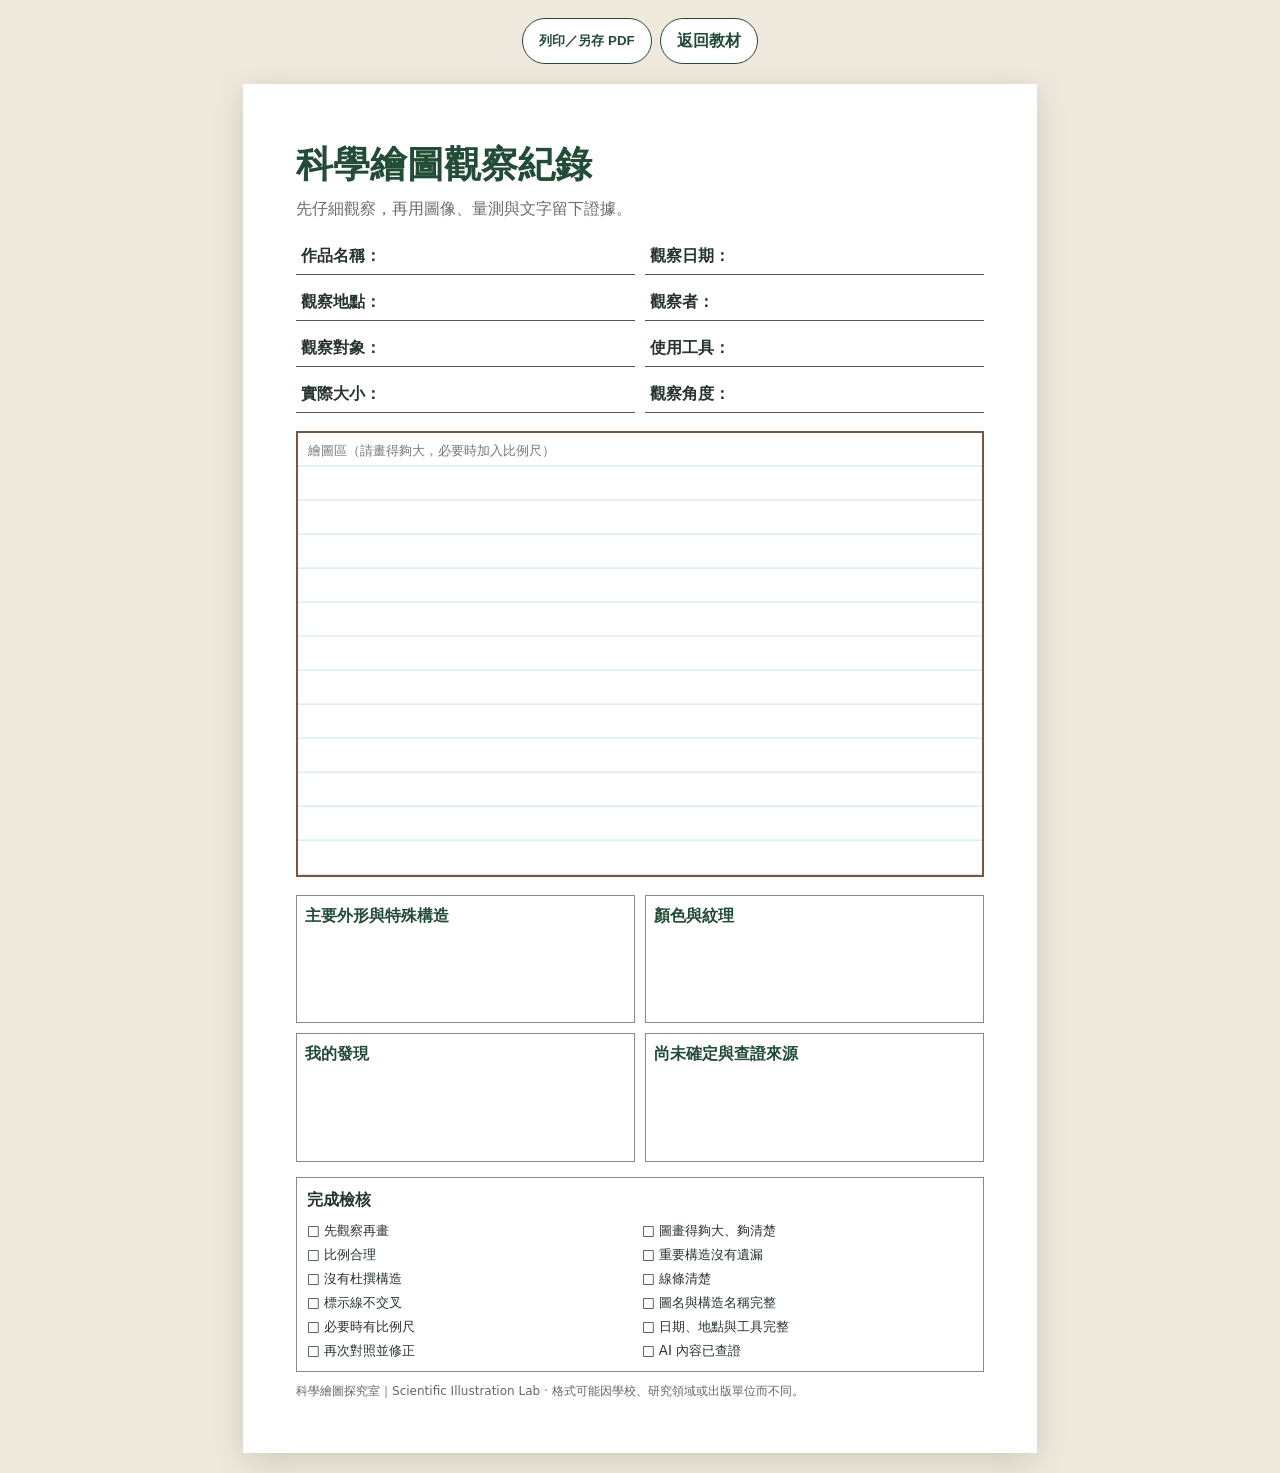
<file: downloads/scientific-drawing-worksheet.html>
<!doctype html>
<html lang="zh-Hant-TW">
<head>
  <meta charset="utf-8">
  <meta name="viewport" content="width=device-width, initial-scale=1">
  <title>科學繪圖空白學習單</title>
  <style>
    :root{font-family:system-ui,"Microsoft JhengHei",sans-serif;color:#26342b}
    *{box-sizing:border-box}body{margin:0;background:#eee9dc;line-height:1.5}
    main{width:min(210mm,calc(100% - 24px));margin:20px auto;padding:14mm;background:#fff;box-shadow:0 8px 30px #0002}
    h1{margin:0;color:#234c36;font-family:Georgia,"Noto Serif TC",serif;font-size:28pt}header p{margin:4px 0 18px;color:#657068}
    .meta{display:grid;grid-template-columns:repeat(2,1fr);gap:10px}.field{min-height:36px;border-bottom:1px solid #555;padding:5px}.field b{display:inline-block;min-width:92px}
    .drawing{min-height:118mm;margin:18px 0;border:2px solid #775642;background:linear-gradient(#fff 95%,#dcecf3 96%) 0 0/100% 9mm;position:relative}
    .drawing::before{content:"繪圖區（請畫得夠大，必要時加入比例尺）";position:absolute;left:10px;top:8px;color:#777;font-size:10pt}
    .notes{display:grid;grid-template-columns:repeat(2,1fr);gap:10px}.box{min-height:34mm;padding:8px;border:1px solid #888}.box h2{margin:0 0 5px;font-size:12pt;color:#234c36}
    .check{display:grid;grid-template-columns:repeat(2,1fr);gap:4px;margin-top:15px;padding:10px;border:1px solid #888;font-size:10pt}.check h2{grid-column:1/-1;margin:0 0 5px;font-size:12pt}.check p{margin:0}
    .actions{display:flex;gap:8px;justify-content:center;margin:18px}.actions button,.actions a{min-height:44px;padding:10px 16px;border:1px solid #234c36;border-radius:999px;color:#234c36;background:white;font-weight:700;text-decoration:none;cursor:pointer}
    footer{margin-top:10px;color:#666;font-size:9pt}
    @media(max-width:650px){main{padding:18px}.meta,.notes,.check{grid-template-columns:1fr}.check h2{grid-column:auto}.drawing{min-height:70vh}}
    @page{size:A4 portrait;margin:0}@media print{body{background:white}.actions{display:none}main{width:210mm;min-height:297mm;margin:0;padding:12mm;box-shadow:none}.drawing{min-height:116mm}}
  </style>
</head>
<body>
  <div class="actions"><button type="button" onclick="print()">列印／另存 PDF</button><a href="../index.html#records">返回教材</a></div>
  <main>
    <header><h1>科學繪圖觀察紀錄</h1><p>先仔細觀察，再用圖像、量測與文字留下證據。</p></header>
    <section class="meta" aria-label="基本觀察資料">
      <div class="field"><b>作品名稱：</b></div><div class="field"><b>觀察日期：</b></div>
      <div class="field"><b>觀察地點：</b></div><div class="field"><b>觀察者：</b></div>
      <div class="field"><b>觀察對象：</b></div><div class="field"><b>使用工具：</b></div>
      <div class="field"><b>實際大小：</b></div><div class="field"><b>觀察角度：</b></div>
    </section>
    <section class="drawing" aria-label="科學繪圖空白區"></section>
    <section class="notes">
      <div class="box"><h2>主要外形與特殊構造</h2></div><div class="box"><h2>顏色與紋理</h2></div>
      <div class="box"><h2>我的發現</h2></div><div class="box"><h2>尚未確定與查證來源</h2></div>
    </section>
    <section class="check">
      <h2>完成檢核</h2>
      <p>□ 先觀察再畫</p><p>□ 圖畫得夠大、夠清楚</p><p>□ 比例合理</p><p>□ 重要構造沒有遺漏</p>
      <p>□ 沒有杜撰構造</p><p>□ 線條清楚</p><p>□ 標示線不交叉</p><p>□ 圖名與構造名稱完整</p>
      <p>□ 必要時有比例尺</p><p>□ 日期、地點與工具完整</p><p>□ 再次對照並修正</p><p>□ AI 內容已查證</p>
    </section>
    <footer>科學繪圖探究室｜Scientific Illustration Lab · 格式可能因學校、研究領域或出版單位而不同。</footer>
  </main>
</body>
</html>
</file>
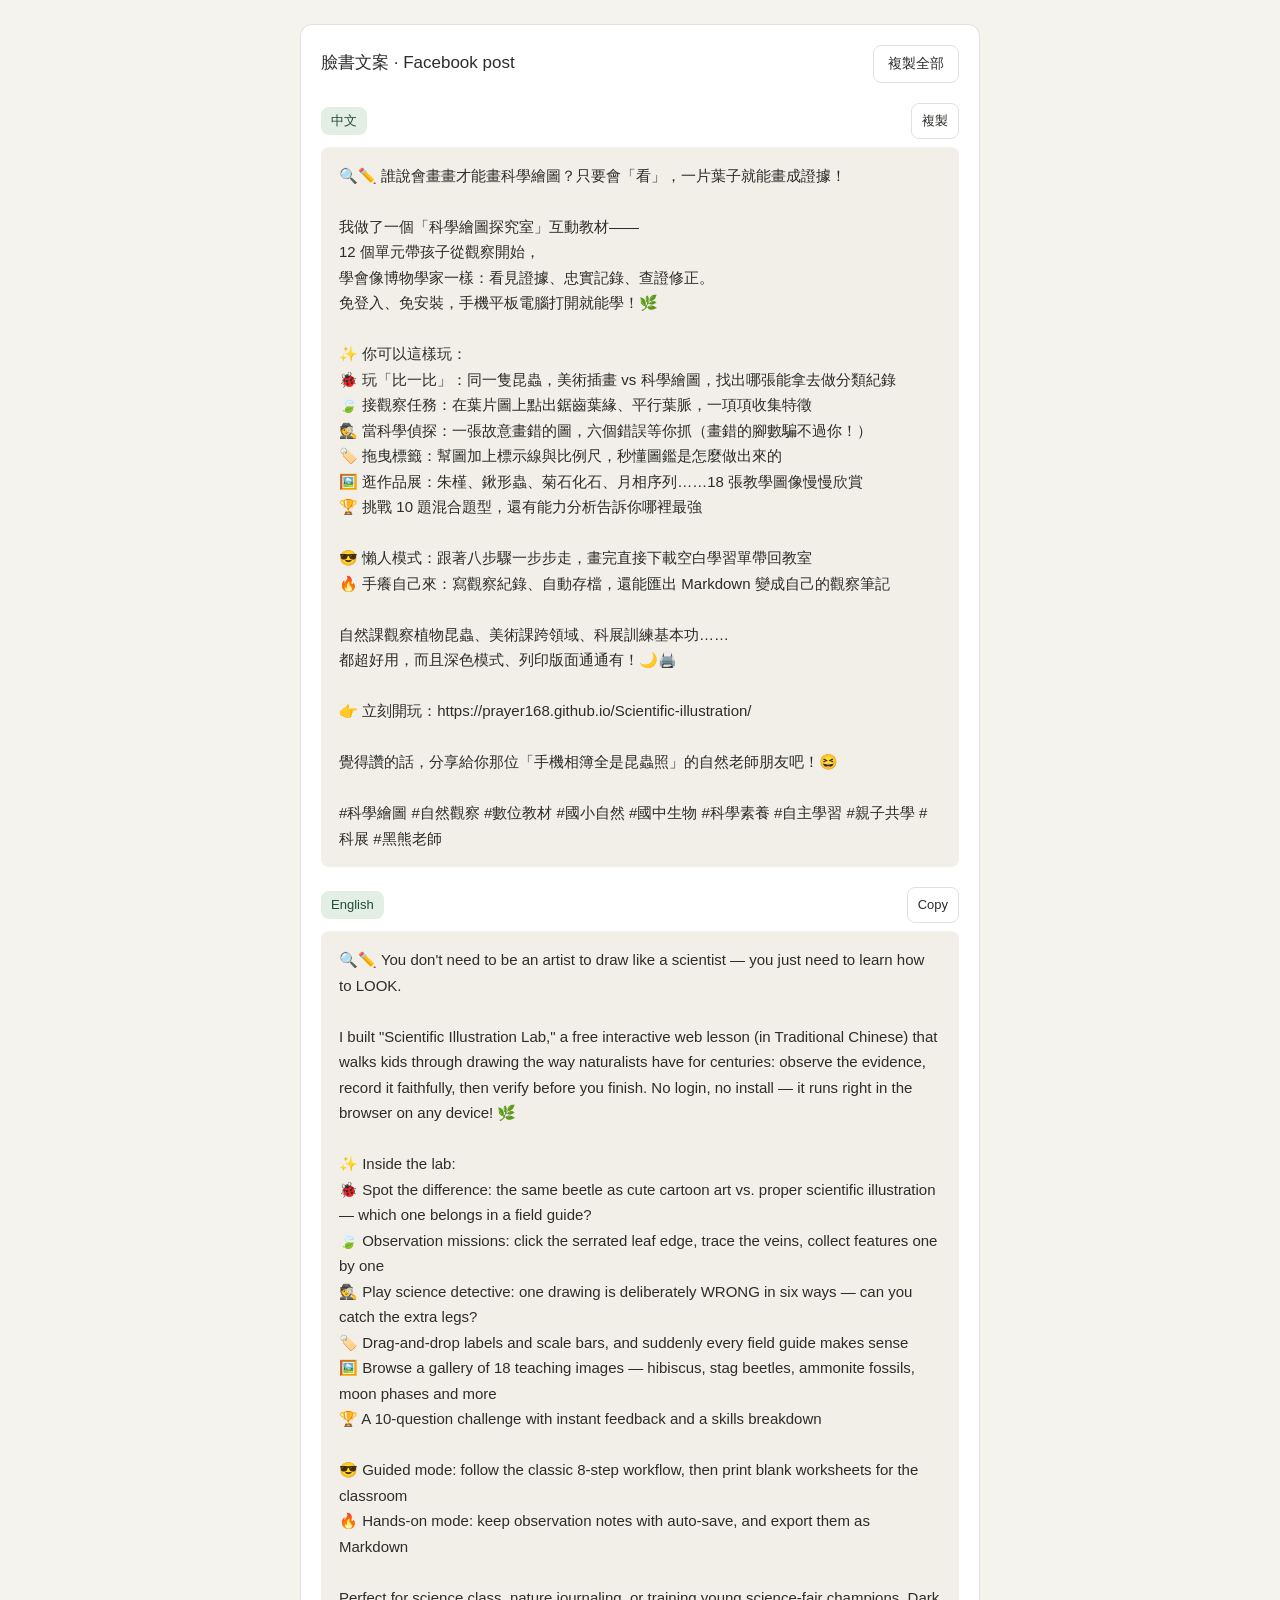
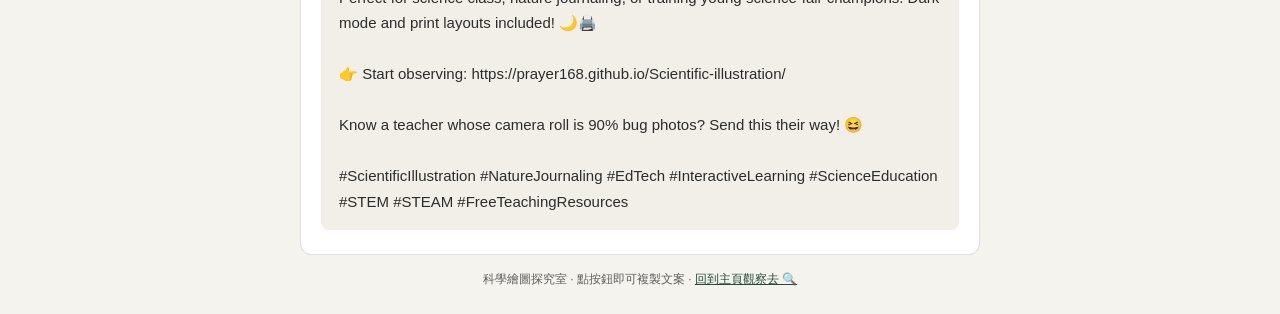
<file: share/facebook-post.html>
<!DOCTYPE html>
<html lang="zh-Hant">
<head>
<meta charset="utf-8" />
<meta name="viewport" content="width=device-width, initial-scale=1" />
<title>臉書文案 · Facebook post — 科學繪圖探究室 Scientific Illustration Lab</title>
<meta property="og:type" content="website">
<meta property="og:title" content="臉書文案 · Facebook post — 科學繪圖探究室 Scientific Illustration Lab">
<meta property="og:description" content="科學繪圖探究室的中英雙語介紹文，一鍵複製即可分享。">
<meta property="og:url" content="https://prayer168.github.io/Scientific-illustration/share/facebook-post.html">
<meta property="og:image" content="https://prayer168.github.io/Scientific-illustration/assets/images/og-cover.png">
<meta property="og:image:width" content="1200">
<meta property="og:image:height" content="630">
<meta property="og:site_name" content="科學繪圖探究室 Scientific Illustration Lab">
<meta property="og:locale" content="zh_TW">
<meta name="twitter:card" content="summary_large_image">
<meta name="twitter:image" content="https://prayer168.github.io/Scientific-illustration/assets/images/og-cover.png">
<style>
  :root {
    --bg: #f4f3ee; --card: #ffffff; --surface: #f1efe8;
    --text: #2c2c2a; --muted: #5f5e5a;
    --info-bg: #e3efe4; --info-text: #234c36;
    --border: rgba(0,0,0,0.12); --radius: 12px;
  }
  @media (prefers-color-scheme: dark) {
    :root {
      --bg: #1c1c1a; --card: #262624; --surface: #2f2f2c;
      --text: #ededeb; --muted: #b4b2a9;
      --info-bg: #234c36; --info-text: #cfe8d3;
      --border: rgba(255,255,255,0.14);
    }
  }
  * { box-sizing: border-box; }
  body {
    margin: 0; background: var(--bg); color: var(--text);
    font-family: -apple-system, "Segoe UI", "Noto Sans TC", "Microsoft JhengHei", sans-serif;
    line-height: 1.7; padding: 24px 16px;
  }
  .wrap { max-width: 680px; margin: 0 auto; }
  .card { background: var(--card); border: 1px solid var(--border); border-radius: var(--radius); padding: 20px 20px 24px; }
  .head { display: flex; align-items: center; justify-content: space-between; gap: 12px; margin-bottom: 20px; }
  .title { font-size: 17px; font-weight: 500; }
  button {
    font: inherit; font-size: 14px; cursor: pointer; color: var(--text);
    background: transparent; border: 1px solid var(--border);
    border-radius: 8px; padding: 6px 14px; transition: background .15s; min-height: 36px;
  }
  button:hover { background: var(--surface); }
  button:active { transform: scale(0.98); }
  .seg { margin-bottom: 20px; }
  .seg:last-child { margin-bottom: 0; }
  .seg-head { display: flex; align-items: center; justify-content: space-between; margin-bottom: 8px; }
  .tag { font-size: 13px; font-weight: 500; color: var(--info-text); background: var(--info-bg); padding: 3px 10px; border-radius: 8px; }
  .post { white-space: pre-wrap; font-size: 15px; background: var(--surface); border-radius: 8px; padding: 16px 18px; word-break: break-word; }
  .small { font-size: 13px; padding: 4px 10px; }
  .foot { max-width: 680px; margin: 14px auto 0; font-size: 12px; color: var(--muted); text-align: center; }
  .foot a { color: var(--info-text); }
</style>
</head>
<body>
<div class="wrap">
  <div class="card">
    <div class="head">
      <span class="title">臉書文案 · Facebook post</span>
      <button id="copy-all">複製全部</button>
    </div>

    <div class="seg">
      <div class="seg-head">
        <span class="tag">中文</span>
        <button class="copy-one small" data-target="zh">複製</button>
      </div>
      <div id="zh" class="post">🔍✏️ 誰說會畫畫才能畫科學繪圖？只要會「看」，一片葉子就能畫成證據！

我做了一個「科學繪圖探究室」互動教材——
12 個單元帶孩子從觀察開始，
學會像博物學家一樣：看見證據、忠實記錄、查證修正。
免登入、免安裝，手機平板電腦打開就能學！🌿

✨ 你可以這樣玩：
🐞 玩「比一比」：同一隻昆蟲，美術插畫 vs 科學繪圖，找出哪張能拿去做分類紀錄
🍃 接觀察任務：在葉片圖上點出鋸齒葉緣、平行葉脈，一項項收集特徵
🕵️ 當科學偵探：一張故意畫錯的圖，六個錯誤等你抓（畫錯的腳數騙不過你！）
🏷️ 拖曳標籤：幫圖加上標示線與比例尺，秒懂圖鑑是怎麼做出來的
🖼️ 逛作品展：朱槿、鍬形蟲、菊石化石、月相序列……18 張教學圖像慢慢欣賞
🏆 挑戰 10 題混合題型，還有能力分析告訴你哪裡最強

😎 懶人模式：跟著八步驟一步步走，畫完直接下載空白學習單帶回教室
🔥 手癢自己來：寫觀察紀錄、自動存檔，還能匯出 Markdown 變成自己的觀察筆記

自然課觀察植物昆蟲、美術課跨領域、科展訓練基本功……
都超好用，而且深色模式、列印版面通通有！🌙🖨️

👉 立刻開玩：https://prayer168.github.io/Scientific-illustration/

覺得讚的話，分享給你那位「手機相簿全是昆蟲照」的自然老師朋友吧！😆

#科學繪圖 #自然觀察 #數位教材 #國小自然 #國中生物 #科學素養 #自主學習 #親子共學 #科展 #黑熊老師</div>
    </div>

    <div class="seg">
      <div class="seg-head">
        <span class="tag">English</span>
        <button class="copy-one small" data-target="en">Copy</button>
      </div>
      <div id="en" class="post">🔍✏️ You don't need to be an artist to draw like a scientist — you just need to learn how to LOOK.

I built "Scientific Illustration Lab," a free interactive web lesson (in Traditional Chinese) that walks kids through drawing the way naturalists have for centuries: observe the evidence, record it faithfully, then verify before you finish. No login, no install — it runs right in the browser on any device! 🌿

✨ Inside the lab:
🐞 Spot the difference: the same beetle as cute cartoon art vs. proper scientific illustration — which one belongs in a field guide?
🍃 Observation missions: click the serrated leaf edge, trace the veins, collect features one by one
🕵️ Play science detective: one drawing is deliberately WRONG in six ways — can you catch the extra legs?
🏷️ Drag-and-drop labels and scale bars, and suddenly every field guide makes sense
🖼️ Browse a gallery of 18 teaching images — hibiscus, stag beetles, ammonite fossils, moon phases and more
🏆 A 10-question challenge with instant feedback and a skills breakdown

😎 Guided mode: follow the classic 8-step workflow, then print blank worksheets for the classroom
🔥 Hands-on mode: keep observation notes with auto-save, and export them as Markdown

Perfect for science class, nature journaling, or training young science-fair champions. Dark mode and print layouts included! 🌙🖨️

👉 Start observing: https://prayer168.github.io/Scientific-illustration/

Know a teacher whose camera roll is 90% bug photos? Send this their way! 😆

#ScientificIllustration #NatureJournaling #EdTech #InteractiveLearning #ScienceEducation #STEM #STEAM #FreeTeachingResources</div>
    </div>
  </div>
  <p class="foot">科學繪圖探究室 · 點按鈕即可複製文案 · <a href="../">回到主頁觀察去 🔍</a></p>
</div>

<script>
(function () {
  function flash(btn, ok) {
    var prev = btn.textContent;
    btn.textContent = ok;
    setTimeout(function () { btn.textContent = prev; }, 1600);
  }
  function fallback(text, btn, ok) {
    var ta = document.createElement('textarea');
    ta.value = text; ta.style.position = 'fixed'; ta.style.opacity = '0';
    document.body.appendChild(ta); ta.select();
    try { document.execCommand('copy'); flash(btn, ok); } catch (e) {}
    document.body.removeChild(ta);
  }
  function copy(text, btn, ok) {
    if (navigator.clipboard && navigator.clipboard.writeText) {
      navigator.clipboard.writeText(text).then(function () { flash(btn, ok); }).catch(function () { fallback(text, btn, ok); });
    } else { fallback(text, btn, ok); }
  }
  var zh = document.getElementById('zh').textContent;
  var en = document.getElementById('en').textContent;
  document.getElementById('copy-all').addEventListener('click', function () {
    copy(zh + '\n\n— — —\n\n' + en, this, '已複製！');
  });
  document.querySelectorAll('.copy-one').forEach(function (b) {
    b.addEventListener('click', function () {
      var t = this.getAttribute('data-target');
      copy(document.getElementById(t).textContent, this, t === 'zh' ? '已複製！' : 'Copied!');
    });
  });
})();
</script>
</body>
</html>
</file>
<file: css/style.css>
:root {
  color-scheme: light;
  --forest: #234c36;
  --forest-deep: #173326;
  --leaf: #4f7c55;
  --leaf-pale: #dfeadd;
  --paper: #fffdf5;
  --cream: #f4edda;
  --cream-deep: #e8dcc0;
  --amber: #c86f35;
  --amber-pale: #fae3d4;
  --sky: #4b88a8;
  --sky-pale: #dcecf3;
  --graphite: #29332c;
  --muted: #657068;
  --specimen: #775642;
  --line: #c9c2ad;
  --danger: #9f3e30;
  --shadow: 0 18px 50px rgb(44 52 38 / 12%);
  --radius: 20px;
  --content: 1320px;
  --header-height: 112px;
  font-family: system-ui, "Noto Sans TC", "Microsoft JhengHei", sans-serif;
  font-synthesis: none;
}

[data-theme="dark"] {
  color-scheme: dark;
  --forest: #9ed3ad;
  --forest-deep: #d6ebda;
  --leaf: #79b985;
  --leaf-pale: #263b2d;
  --paper: #202620;
  --cream: #161b17;
  --cream-deep: #2a3029;
  --amber: #f0a56d;
  --amber-pale: #482e23;
  --sky: #8ac8e5;
  --sky-pale: #233842;
  --graphite: #eef3ed;
  --muted: #b7c0b8;
  --specimen: #c39a7d;
  --line: #455047;
  --danger: #ff9c8d;
  --shadow: 0 18px 50px rgb(0 0 0 / 30%);
}

*,
*::before,
*::after { box-sizing: border-box; }

html {
  scroll-behavior: smooth;
  overflow-x: hidden;
  background: var(--cream);
}

body {
  margin: 0;
  min-width: 0;
  overflow-x: hidden;
  color: var(--graphite);
  background:
    radial-gradient(circle at 18% 20%, rgb(84 121 85 / 8%) 0 1px, transparent 1.5px) 0 0 / 26px 26px,
    linear-gradient(135deg, transparent 0 48%, rgb(119 86 66 / 3%) 49% 51%, transparent 52%) 0 0 / 18px 18px,
    var(--cream);
  font-size: clamp(1rem, .96rem + .2vw, 1.125rem);
  line-height: 1.72;
}

button,
input,
textarea,
select { font: inherit; }

button,
a,
select,
input,
textarea { -webkit-tap-highlight-color: transparent; }

button,
.secondary-button,
.primary-button,
.text-button {
  min-height: 44px;
}

button { color: inherit; }

img {
  display: block;
  max-width: 100%;
  height: auto;
}

a { color: var(--forest); }

:focus-visible {
  outline: 3px solid var(--amber);
  outline-offset: 3px;
}

.sr-only {
  position: absolute;
  width: 1px;
  height: 1px;
  padding: 0;
  margin: -1px;
  overflow: hidden;
  clip: rect(0, 0, 0, 0);
  white-space: nowrap;
  border: 0;
}

.skip-link {
  position: fixed;
  z-index: 1000;
  inset: 8px auto auto 8px;
  transform: translateY(-150%);
  padding: 10px 16px;
  border-radius: 10px;
  color: var(--paper);
  background: var(--forest-deep);
}

.skip-link:focus { transform: translateY(0); }

.site-header {
  position: relative;
  z-index: 20;
  display: grid;
  grid-template-columns: minmax(260px, 1fr) auto;
  gap: 12px 28px;
  align-items: center;
  padding: 18px max(22px, calc((100vw - var(--content)) / 2));
  border-bottom: 1px solid var(--line);
  background: color-mix(in srgb, var(--paper) 94%, transparent);
  backdrop-filter: blur(16px);
}

.brand {
  display: flex;
  gap: 14px;
  align-items: center;
  min-width: 0;
}

.brand-mark {
  display: grid;
  place-items: center;
  width: 48px;
  height: 48px;
  flex: 0 0 auto;
  border: 2px solid var(--forest);
  border-radius: 50%;
  color: var(--forest);
  font-size: 1.75rem;
  font-weight: 800;
  transform: rotate(-14deg);
}

.eyebrow {
  margin: 0;
  color: var(--muted);
  font-size: .74rem;
  font-weight: 800;
  letter-spacing: .15em;
  text-transform: uppercase;
}

.brand-title {
  color: var(--forest-deep);
  font-size: clamp(1.2rem, 2.3vw, 1.55rem);
  font-weight: 900;
  text-decoration: none;
}

.utility-bar {
  display: flex;
  gap: 8px;
  justify-content: flex-end;
  flex-wrap: wrap;
}

.icon-button,
.menu-toggle {
  display: inline-flex;
  gap: 7px;
  align-items: center;
  justify-content: center;
  padding: 8px 12px;
  border: 1px solid var(--line);
  border-radius: 999px;
  background: var(--paper);
  cursor: pointer;
}

.menu-toggle { display: none; }

.danger-quiet { color: var(--danger); }

.progress-shell { grid-column: 1 / -1; }

.progress-copy {
  display: flex;
  justify-content: space-between;
  margin-bottom: 5px;
  color: var(--muted);
  font-size: .82rem;
}

.progress-track {
  height: 7px;
  overflow: hidden;
  border-radius: 999px;
  background: var(--cream-deep);
}

.progress-track span {
  display: block;
  width: 0;
  height: 100%;
  border-radius: inherit;
  background: linear-gradient(90deg, var(--leaf), var(--amber));
  transition: width .35s ease;
}

.lesson-nav {
  position: sticky;
  z-index: 15;
  top: 0;
  border-bottom: 1px solid var(--line);
  background: color-mix(in srgb, var(--cream) 96%, transparent);
  backdrop-filter: blur(14px);
}

.tab-list {
  display: flex;
  max-width: var(--content);
  margin: 0 auto;
  padding: 10px 12px;
  gap: 6px;
  overflow-x: auto;
  scrollbar-width: thin;
}

.tab-list button {
  position: relative;
  display: inline-flex;
  align-items: center;
  gap: 6px;
  flex: 0 0 auto;
  min-height: 48px;
  padding: 8px 12px;
  border: 0;
  border-radius: 12px;
  color: var(--muted);
  background: transparent;
  font-size: .89rem;
  font-weight: 750;
  cursor: pointer;
}

.tab-list button span {
  color: var(--amber);
  font-size: .72rem;
  font-variant-numeric: tabular-nums;
}

.tab-list button[aria-selected="true"] {
  color: var(--paper);
  background: var(--forest-deep);
  box-shadow: 0 7px 18px rgb(35 76 54 / 20%);
}

.tab-list button[aria-selected="true"] span { color: #f4c89f; }

.noscript-note {
  max-width: var(--content);
  margin: 24px auto;
  padding: 16px;
  border: 2px solid var(--amber);
  background: var(--amber-pale);
}

main {
  width: min(100%, var(--content));
  min-height: 70vh;
  margin: 0 auto;
  padding: clamp(28px, 5vw, 72px) 24px 110px;
}

.panel {
  min-width: 0;
  animation: panel-in .22s ease both;
}

.panel[hidden] { display: none; }
html:not(.js) .panel[hidden] { display: block; }

@keyframes panel-in {
  from { opacity: 0; transform: translateY(8px); }
  to { opacity: 1; transform: translateY(0); }
}

.section-heading {
  max-width: 900px;
  margin-bottom: clamp(28px, 5vw, 54px);
}

.section-number,
.kicker,
.task-label {
  margin: 0 0 8px;
  color: var(--amber);
  font-size: .78rem;
  font-weight: 900;
  letter-spacing: .13em;
  text-transform: uppercase;
}

.section-heading h1,
.subheading {
  margin: 0 0 16px;
  color: var(--forest-deep);
  font-family: Georgia, "Noto Serif TC", serif;
  font-size: clamp(2rem, 5vw, 4.6rem);
  line-height: 1.08;
  letter-spacing: -.035em;
}

.section-heading > p:last-child {
  max-width: 760px;
  margin: 0;
  color: var(--muted);
  font-size: clamp(1.05rem, 1rem + .4vw, 1.3rem);
}

.hero {
  display: grid;
  grid-template-columns: minmax(0, .9fr) minmax(420px, 1.1fr);
  gap: clamp(28px, 5vw, 72px);
  align-items: center;
}

.hero h1 {
  margin: 8px 0 2px;
  color: var(--forest-deep);
  font-family: Georgia, "Noto Serif TC", serif;
  font-size: clamp(3.2rem, 7vw, 6.4rem);
  line-height: .98;
  letter-spacing: -.07em;
}

.hero h1 em {
  color: var(--amber);
  font-style: normal;
}

.hero-en {
  margin: 12px 0 26px;
  color: var(--muted);
  font-weight: 800;
  letter-spacing: .16em;
  text-transform: uppercase;
}

.hero blockquote {
  margin: 0 0 18px;
  padding: 2px 0 2px 18px;
  border-left: 4px solid var(--leaf);
  color: var(--forest-deep);
  font-size: clamp(1.15rem, 2vw, 1.45rem);
  font-weight: 800;
}

.mission-note { color: var(--muted); }

.hero-actions,
.record-actions,
.step-buttons,
.choice-row {
  display: flex;
  gap: 10px;
  align-items: center;
  flex-wrap: wrap;
}

.primary-button,
.secondary-button,
.text-button {
  display: inline-flex;
  align-items: center;
  justify-content: center;
  gap: 8px;
  padding: 12px 18px;
  border-radius: 999px;
  font-weight: 850;
  text-decoration: none;
  cursor: pointer;
}

.primary-button {
  border: 1px solid var(--forest-deep);
  color: var(--paper);
  background: var(--forest-deep);
  box-shadow: 0 8px 20px rgb(35 76 54 / 18%);
}

.secondary-button {
  border: 1px solid var(--forest);
  color: var(--forest-deep);
  background: var(--paper);
}

.text-button {
  border: 1px dashed transparent;
  color: var(--forest);
  background: transparent;
  text-decoration: underline;
  text-underline-offset: 4px;
}

.compact { padding: 8px 14px; }

.primary-button:hover,
.secondary-button:hover,
.tab-list button:hover,
.filter-row button:hover,
.comparison-controls button:hover,
.practice-tabs button:hover {
  transform: translateY(-1px);
}

.lesson-facts {
  display: grid;
  grid-template-columns: repeat(3, 1fr);
  gap: 12px;
  margin: 28px 0 0;
}

.lesson-facts div {
  padding: 12px;
  border-top: 1px solid var(--line);
}

.lesson-facts dt {
  color: var(--muted);
  font-size: .76rem;
  font-weight: 850;
}

.lesson-facts dd { margin: 3px 0 0; font-weight: 750; }

.taped-image {
  position: relative;
  margin: 0;
  padding: 12px;
  border: 1px solid var(--line);
  border-radius: 6px;
  background: var(--paper);
  box-shadow: var(--shadow);
  transform: rotate(.25deg);
}

.taped-image::before {
  content: "";
  position: absolute;
  z-index: 2;
  top: -13px;
  left: 50%;
  width: 94px;
  height: 28px;
  transform: translateX(-50%) rotate(-2deg);
  background: rgb(223 205 155 / 72%);
  box-shadow: 0 2px 5px rgb(0 0 0 / 8%);
}

.taped-image img {
  width: 100%;
  border-radius: 2px;
  background: #f5f1e7;
}

.taped-image figcaption {
  padding: 10px 4px 2px;
  color: var(--muted);
  font-size: .88rem;
}

.evidence-strip {
  display: grid;
  grid-template-columns: repeat(3, 1fr);
  gap: 1px;
  margin-top: clamp(38px, 7vw, 90px);
  overflow: hidden;
  border: 1px solid var(--line);
  border-radius: var(--radius);
  background: var(--line);
}

.evidence-strip article { padding: 24px; background: var(--paper); }
.evidence-strip b { color: #9f4f26; font-size: .8rem; }
.evidence-strip h2 { margin: 8px 0 4px; color: var(--forest-deep); font-size: 1.25rem; }
.evidence-strip p { margin: 0; color: var(--muted); }

.split-feature,
.note-grid,
.comparison-stage,
.step-stage,
.practice-split,
.rules-layout {
  display: grid;
  grid-template-columns: repeat(2, minmax(0, 1fr));
  gap: clamp(24px, 4vw, 54px);
  align-items: start;
}

.split-feature > div > h2,
.subheading {
  font-size: clamp(1.55rem, 3vw, 2.5rem);
  letter-spacing: -.025em;
}

.principle-list {
  padding: 0;
  margin: 0;
  list-style: none;
  counter-reset: principle;
}

.principle-list li {
  display: grid;
  grid-template-columns: auto 1fr;
  gap: 0 14px;
  padding: 13px 0;
  border-bottom: 1px dashed var(--line);
  counter-increment: principle;
}

.principle-list li::before {
  content: counter(principle, decimal-leading-zero);
  grid-row: 1 / 3;
  color: var(--amber);
  font-size: .78rem;
  font-weight: 900;
}

.principle-list span { color: var(--muted); }

.note-grid { margin-top: 56px; }

.did-you-know,
.ai-note,
.field-note,
.record-progress {
  position: relative;
  padding: clamp(22px, 3vw, 34px);
  border: 1px solid var(--line);
  border-radius: var(--radius);
  background:
    linear-gradient(90deg, transparent 0 31px, rgb(200 111 53 / 12%) 32px 33px, transparent 34px),
    repeating-linear-gradient(0deg, transparent 0 31px, rgb(75 136 168 / 10%) 32px 33px),
    var(--paper);
  box-shadow: var(--shadow);
}

.ai-note { background-color: var(--amber-pale); }
.did-you-know h2, .ai-note h2 { color: var(--forest-deep); }

.sticker {
  display: inline-block;
  margin: -6px 0 4px;
  padding: 6px 11px;
  border-radius: 5px;
  color: var(--paper);
  background: var(--sky);
  font-size: .8rem;
  font-weight: 900;
  transform: rotate(-1.2deg);
}

.sticker.warning { background: var(--amber); }

.comparison-stage { align-items: stretch; }

.comparison-controls {
  display: grid;
  grid-template-columns: repeat(2, 1fr);
  gap: 10px;
}

.comparison-controls > button,
.choice-row button,
.filter-row button,
.practice-tabs button,
.map-legend button {
  min-height: 48px;
  padding: 9px 12px;
  border: 1px solid var(--line);
  border-radius: 12px;
  background: var(--paper);
  font-weight: 800;
  cursor: pointer;
}

.comparison-controls > button.is-selected,
.filter-row button.is-selected,
.practice-tabs button[aria-selected="true"],
.map-legend button.is-selected {
  border-color: var(--forest);
  color: var(--paper);
  background: var(--forest-deep);
}

.comparison-readout {
  grid-column: 1 / -1;
  padding: 20px;
  border-left: 4px solid var(--amber);
  background: var(--paper);
}

.comparison-readout h2 { margin: 0; color: var(--forest-deep); }
.comparison-readout p { margin-bottom: 0; color: var(--muted); }

.table-scroll {
  margin-top: 38px;
  overflow-x: auto;
  border: 1px solid var(--line);
  border-radius: var(--radius);
  background: var(--paper);
}

table {
  width: 100%;
  min-width: 780px;
  border-collapse: collapse;
}

th, td {
  padding: 14px;
  border-bottom: 1px solid var(--line);
  text-align: left;
  vertical-align: top;
}

thead th { color: var(--paper); background: var(--forest-deep); }
tbody th { color: var(--forest-deep); background: var(--leaf-pale); }

.mini-challenge,
.toolbox-game { margin-top: 36px; }
.feedback { color: var(--muted); font-weight: 700; }
.feedback.is-success { color: var(--forest); }
.feedback.is-warning { color: var(--danger); }

.wide-visual { max-width: 980px; margin: 0 auto 42px; }

.tool-grid {
  display: grid;
  grid-template-columns: repeat(3, minmax(0, 1fr));
  gap: 14px;
}

.tool-grid article,
.method-grid article {
  position: relative;
  padding: 22px;
  border: 1px solid var(--line);
  border-radius: 16px;
  background: var(--paper);
}

.tool-grid article::after {
  content: "";
  position: absolute;
  top: -6px;
  right: 16px;
  width: 18px;
  height: 24px;
  border: 2px solid var(--specimen);
  border-radius: 10px 10px 0 0;
  opacity: .45;
}

.tool-grid span,
.method-grid i {
  color: var(--amber);
  font-size: .75rem;
  font-style: normal;
  font-weight: 900;
}

.tool-grid h2,
.method-grid h3 { margin: 6px 0 8px; color: var(--forest-deep); font-size: 1.12rem; }
.tool-grid p { margin: 4px 0; }
.tool-grid small { display: block; margin-top: 10px; color: var(--muted); }

.choice-chips {
  display: flex;
  gap: 9px;
  flex-wrap: wrap;
  margin: 18px 0;
}

.choice-chips button,
.error-finder > button:not(.primary-button):not(.text-button),
.label-bank button {
  padding: 9px 14px;
  border: 1px solid var(--line);
  border-radius: 999px;
  background: var(--paper);
  cursor: pointer;
}

.choice-chips button[aria-pressed="true"],
.error-finder > button[aria-pressed="true"],
.label-bank button.is-selected {
  border-color: var(--leaf);
  color: var(--forest-deep);
  background: var(--leaf-pale);
}

.step-stage { align-items: stretch; }
.step-control-card { padding: clamp(22px, 4vw, 42px); border: 1px solid var(--line); border-radius: var(--radius); background: var(--paper); }
.step-counter { color: var(--amber); font-weight: 900; letter-spacing: .12em; }
.step-control-card h2 { color: var(--forest-deep); font-size: clamp(1.7rem, 3vw, 2.6rem); }
.step-control-card dl div { padding: 12px 0; border-top: 1px dashed var(--line); }
.step-control-card dt { color: var(--muted); font-size: .82rem; font-weight: 900; }
.step-control-card dd { margin: 4px 0 0; }
.step-buttons button:not(.primary-button):not(.text-button) { width: 46px; border: 1px solid var(--line); border-radius: 50%; background: var(--paper); cursor: pointer; }
.speed-control { display: flex; gap: 10px; align-items: center; margin-top: 18px; color: var(--muted); font-size: .9rem; }
.speed-control select { min-height: 44px; padding: 6px 10px; border: 1px solid var(--line); border-radius: 10px; background: var(--paper); }

.step-image-crop { position: relative; overflow: hidden; }
.step-image-crop img { width: 100%; }
.step-window {
  position: absolute;
  inset: calc((var(--step) >= 4) * 50%) auto auto calc((var(--step) % 4) * 25%);
  width: 25%;
  height: 50%;
  border: 5px solid var(--amber);
  box-shadow: 0 0 0 999px rgb(23 51 38 / 55%);
  pointer-events: none;
  transition: left .3s ease, top .3s ease;
}

.step-list {
  display: grid;
  grid-template-columns: repeat(4, 1fr);
  gap: 12px;
  padding: 0;
  margin: 46px 0 0;
  list-style: none;
  counter-reset: steps;
}

.step-list li {
  min-height: 128px;
  padding: 17px;
  border-top: 4px solid var(--leaf);
  background: var(--paper);
  counter-increment: steps;
}

.step-list li::before { content: counter(steps, decimal-leading-zero); display: block; color: var(--amber); font-weight: 900; }
.step-list b, .step-list span { display: block; }
.step-list span { margin-top: 5px; color: var(--muted); font-size: .9rem; }
.step-list li.is-current { border-color: var(--amber); box-shadow: inset 0 0 0 2px var(--amber); }

.method-grid {
  display: grid;
  grid-template-columns: repeat(5, minmax(0, 1fr));
  gap: 12px;
  margin-bottom: 64px;
}

.method-grid article { min-height: 210px; }
.method-grid p { color: var(--muted); }

.type-grid {
  display: grid;
  grid-template-columns: repeat(2, minmax(0, 1fr));
  gap: 18px;
}

.type-grid article {
  display: grid;
  grid-template-columns: minmax(150px, .9fr) minmax(0, 1.1fr);
  min-width: 0;
  overflow: hidden;
  border: 1px solid var(--line);
  border-radius: var(--radius);
  background: var(--paper);
}

.type-grid img {
  width: 100%;
  height: 100%;
  min-height: 240px;
  object-fit: cover;
}

.type-grid article > div { padding: 22px; }
.type-grid span { color: var(--amber); font-size: .72rem; font-weight: 900; letter-spacing: .12em; }
.type-grid h3 { margin: 7px 0; color: var(--forest-deep); }
.type-grid p { color: var(--muted); }

.ai-disclaimer {
  margin-top: 26px;
  padding: 14px 18px;
  border-left: 4px solid var(--amber);
  background: var(--amber-pale);
  font-size: .9rem;
}

.practice-tabs,
.filter-row,
.map-legend {
  display: flex;
  gap: 8px;
  margin-bottom: 30px;
  overflow-x: auto;
  padding: 3px;
}

.practice-tabs button,
.filter-row button,
.map-legend button { flex: 0 0 auto; }

.practice-panel {
  padding: clamp(20px, 4vw, 42px);
  border: 1px solid var(--line);
  border-radius: var(--radius);
  background: color-mix(in srgb, var(--paper) 94%, var(--leaf-pale));
  box-shadow: var(--shadow);
}

.practice-panel[hidden] { display: none; }
.task-intro { max-width: 760px; margin-bottom: 26px; }
.task-intro h2 { margin: 0; color: var(--forest-deep); font-size: clamp(1.55rem, 3vw, 2.5rem); }

.hotspot-layout {
  display: grid;
  grid-template-columns: minmax(0, 1.4fr) minmax(250px, .6fr);
  gap: 28px;
  align-items: start;
}

.hotspot-image { position: relative; min-width: 0; }
.hotspot-image img { width: 100%; border-radius: 14px; }
.hotspot-image button {
  position: absolute;
  left: var(--x);
  top: var(--y);
  display: grid;
  place-items: center;
  width: 44px;
  height: 44px;
  transform: translate(-50%, -50%);
  border: 3px solid var(--paper);
  border-radius: 50%;
  color: white;
  background: var(--amber);
  box-shadow: 0 4px 12px rgb(0 0 0 / 24%);
  font-weight: 900;
  cursor: pointer;
}

.hotspot-image button.is-found { background: var(--leaf); }
.task-console { padding: 22px; border-left: 4px solid var(--amber); background: var(--paper); }
.task-console ol { padding-left: 22px; }

.observation-form fieldset,
.self-check {
  margin: 0 0 16px;
  padding: 16px;
  border: 1px solid var(--line);
  border-radius: 14px;
  background: var(--paper);
}

.observation-form legend,
.self-check legend { color: var(--forest-deep); font-weight: 850; }
.observation-form label { display: block; padding: 7px 0; cursor: pointer; }

.error-finder { display: grid; grid-template-columns: repeat(2, 1fr); gap: 10px; align-content: start; }
.error-finder .feedback { grid-column: 1 / -1; }

.labeling-game { display: grid; gap: 22px; }
.label-bank { display: flex; gap: 10px; flex-wrap: wrap; }
.record-diagram { display: grid; grid-template-columns: repeat(3, 1fr); gap: 12px; padding: 22px; border: 2px dashed var(--specimen); border-radius: var(--radius); background: var(--paper); }
.drop-zone { min-height: 110px; padding: 14px; border: 2px dashed var(--line); border-radius: 12px; color: var(--muted); }
.drop-zone span, .drop-zone b { display: block; }
.drop-zone.is-filled { border-style: solid; border-color: var(--leaf); color: var(--forest-deep); background: var(--leaf-pale); }

.rule-list {
  display: grid;
  grid-template-columns: repeat(2, 1fr);
  gap: 8px 24px;
  padding: 0;
  margin: 0;
  list-style: none;
  counter-reset: rules;
}

.rule-list li {
  position: relative;
  padding: 12px 0 12px 42px;
  border-bottom: 1px dashed var(--line);
  counter-increment: rules;
}

.rule-list li::before {
  content: counter(rules, decimal-leading-zero);
  position: absolute;
  left: 0;
  color: var(--amber);
  font-size: .78rem;
  font-weight: 900;
}

.myth-grid {
  display: grid;
  grid-template-columns: repeat(2, minmax(0, 1fr));
  gap: 14px;
}

.myth-card {
  position: relative;
  min-height: 150px;
  padding: 24px;
  border: 1px solid var(--line);
  border-radius: 16px;
  text-align: left;
  background: var(--paper);
  cursor: pointer;
  perspective: 800px;
}

.myth-card .front,
.myth-card .back { display: block; }
.myth-card .front b { display: block; color: var(--amber); font-size: .75rem; }
.myth-card .back { display: none; }
.myth-card[aria-expanded="true"] { color: var(--forest-deep); background: var(--leaf-pale); }
.myth-card[aria-expanded="true"] .front { display: none; }
.myth-card[aria-expanded="true"] .back { display: block; }

.gallery-heading {
  display: grid;
  grid-template-columns: 1fr minmax(280px, .65fr);
  max-width: none;
  gap: 30px;
  align-items: center;
}

.gallery-heading img { border-radius: var(--radius); box-shadow: var(--shadow); }

.gallery-grid {
  display: grid;
  grid-template-columns: repeat(3, minmax(0, 1fr));
  gap: 18px;
}

.gallery-grid article {
  min-width: 0;
  overflow: hidden;
  border: 1px solid var(--line);
  border-radius: var(--radius);
  background: var(--paper);
}

.gallery-grid article[hidden] { display: none; }

.gallery-open {
  display: block;
  width: 100%;
  height: 230px;
  padding: 0;
  overflow: hidden;
  border: 0;
  background: #ece5d3;
  cursor: zoom-in;
}

.gallery-open img { width: 100%; height: 100%; object-fit: cover; transition: transform .3s ease; }
.gallery-open:hover img { transform: scale(1.035); }
.gallery-grid article > div { padding: 18px; }
.gallery-grid span { color: var(--amber); font-size: .75rem; font-weight: 900; }
.gallery-grid h2 { margin: 5px 0 8px; color: var(--forest-deep); font-size: 1.25rem; }
.gallery-grid p { margin: 6px 0; color: var(--muted); font-size: .9rem; }

.gallery-dialog {
  width: min(1000px, calc(100% - 32px));
  max-height: calc(100vh - 32px);
  padding: 0;
  overflow: auto;
  border: 1px solid var(--line);
  border-radius: var(--radius);
  color: var(--graphite);
  background: var(--paper);
  box-shadow: 0 28px 90px rgb(0 0 0 / 35%);
}

.gallery-dialog::backdrop { background: rgb(15 25 18 / 78%); backdrop-filter: blur(5px); }
.gallery-dialog img { width: 100%; max-height: 72vh; object-fit: contain; background: #f5f1e7; }
.gallery-dialog > div { padding: 18px 24px; }
.gallery-dialog h2 { margin: 0; color: var(--forest-deep); }
.gallery-dialog p { color: var(--muted); }
.dialog-close { position: sticky; z-index: 2; top: 12px; float: right; width: 46px; height: 46px; margin: 12px; border: 0; border-radius: 50%; color: white; background: rgb(20 30 22 / 82%); font-size: 1.8rem; cursor: pointer; }

.resource-grid {
  display: grid;
  grid-template-columns: repeat(3, minmax(0, 1fr));
  gap: 15px;
}

.resource-card {
  display: flex;
  flex-direction: column;
  min-width: 0;
  padding: 20px;
  border: 1px solid var(--line);
  border-radius: 16px;
  background: var(--paper);
}

.resource-card[hidden] { display: none; }
.resource-card .tags { display: flex; gap: 6px; flex-wrap: wrap; }
.resource-card .tags span { padding: 3px 8px; border-radius: 999px; color: var(--forest-deep); background: var(--leaf-pale); font-size: .72rem; font-weight: 850; }
.resource-card h2 { margin: 12px 0 4px; color: var(--forest-deep); font-size: 1.18rem; }
.resource-card p { color: var(--muted); font-size: .9rem; }
.resource-card a { margin-top: auto; font-weight: 850; }
.verification-date { margin-top: 28px; color: var(--muted); text-align: right; font-size: .9rem; }
.loading-note { grid-column: 1 / -1; padding: 20px; border: 1px dashed var(--line); }

.quiz-app {
  padding: clamp(20px, 4vw, 42px);
  border: 1px solid var(--line);
  border-radius: var(--radius);
  background: var(--paper);
  box-shadow: var(--shadow);
}

.quiz-intro { display: flex; gap: 24px; align-items: center; flex-wrap: wrap; }
.quiz-intro .big-score { margin: 0; color: var(--amber); font-family: Georgia, serif; font-size: 5rem; font-weight: 800; line-height: 1; }
.quiz-intro div { flex: 1 1 300px; }
.quiz-intro h2 { margin: 0; color: var(--forest-deep); }

.quiz-meta { display: flex; justify-content: space-between; gap: 12px; color: var(--muted); }
.quiz-question h2 { color: var(--forest-deep); font-size: clamp(1.4rem, 3vw, 2rem); }
.quiz-options { display: grid; gap: 9px; margin: 22px 0; }
.quiz-option { display: flex; align-items: flex-start; gap: 10px; padding: 13px; border: 1px solid var(--line); border-radius: 12px; cursor: pointer; }
.quiz-option:hover { background: var(--leaf-pale); }
.quiz-image { width: min(100%, 720px); max-height: 430px; margin: 18px auto; border-radius: 14px; object-fit: contain; background: #f5f1e7; }
.order-list { display: grid; gap: 9px; padding: 0; margin: 22px 0; list-style: none; counter-reset: order; }
.order-list li { display: flex; gap: 12px; align-items: center; justify-content: space-between; padding: 12px; border: 1px solid var(--line); border-radius: 12px; background: var(--cream); counter-increment: order; }
.order-list li > span:first-child::before { content: counter(order) ". "; color: var(--amber); font-weight: 900; }
.order-controls { display: flex; gap: 6px; }
.order-controls button { width: 44px; height: 44px; border: 1px solid var(--line); border-radius: 50%; background: var(--paper); cursor: pointer; }
.match-list { display: grid; gap: 12px; margin: 22px 0; }
.match-list label { display: grid; grid-template-columns: minmax(170px, .7fr) minmax(220px, 1.3fr); gap: 12px; align-items: center; font-weight: 800; }
.match-list select { min-height: 48px; padding: 8px 10px; border: 1px solid var(--line); border-radius: 10px; color: var(--graphite); background: var(--cream); }
.quiz-explanation { padding: 18px; border-left: 4px solid var(--sky); background: var(--sky-pale); }
.quiz-explanation.is-wrong { border-left-color: var(--amber); background: var(--amber-pale); }
.quiz-results-card { text-align: center; }
.quiz-results-card .result-number { margin: 0; color: var(--forest-deep); font-family: Georgia, serif; font-size: clamp(4rem, 12vw, 8rem); line-height: 1; }
.ability-list, .review-list { display: grid; grid-template-columns: repeat(2, 1fr); gap: 10px; max-width: 760px; padding: 0; margin: 24px auto; list-style: none; }
.ability-list li, .review-list li { padding: 12px; border: 1px solid var(--line); border-radius: 12px; }

.record-progress { margin-bottom: 24px; background-color: var(--paper); }
.record-progress > div:first-child { display: flex; justify-content: space-between; margin-bottom: 8px; }

.record-form {
  padding: clamp(20px, 4vw, 42px);
  border: 1px solid var(--line);
  border-radius: var(--radius);
  background: var(--paper);
  box-shadow: var(--shadow);
}

.form-grid { display: grid; grid-template-columns: repeat(2, minmax(0, 1fr)); gap: 18px; }
.form-grid label { display: grid; gap: 6px; color: var(--forest-deep); font-weight: 800; }
.form-grid .span-2 { grid-column: span 2; }
.form-grid input, .form-grid textarea, .form-grid select {
  width: 100%;
  min-width: 0;
  padding: 11px 12px;
  border: 1px solid var(--line);
  border-radius: 10px;
  color: var(--graphite);
  background: var(--cream);
  font-weight: 500;
  resize: vertical;
}

.self-check {
  display: grid;
  grid-template-columns: repeat(2, minmax(0, 1fr));
  gap: 8px 20px;
  margin-top: 24px;
  background: var(--leaf-pale);
}

.self-check label { display: flex; gap: 9px; align-items: flex-start; padding: 7px 0; cursor: pointer; }
.self-check input { width: 20px; height: 20px; flex: 0 0 auto; margin-top: 3px; accent-color: var(--leaf); }
.record-actions { margin-top: 22px; }

.lesson-footer {
  position: fixed;
  z-index: 14;
  inset: auto 0 0;
  display: grid;
  grid-template-columns: 1fr auto 1fr;
  gap: 20px;
  align-items: center;
  padding: 12px max(18px, calc((100vw - var(--content)) / 2));
  border-top: 1px solid var(--line);
  background: color-mix(in srgb, var(--paper) 95%, transparent);
  backdrop-filter: blur(15px);
}

.lesson-footer button {
  justify-self: start;
  padding: 8px 14px;
  border: 1px solid var(--line);
  border-radius: 999px;
  background: var(--paper);
  cursor: pointer;
}

.lesson-footer button:last-child { justify-self: end; }
.lesson-footer p { margin: 0; color: var(--muted); font-size: .88rem; font-weight: 750; }
.lesson-footer button:disabled { opacity: .45; cursor: not-allowed; }

.back-to-top {
  position: fixed;
  z-index: 30;
  right: 18px;
  bottom: 76px;
  width: 48px;
  height: 48px;
  border: 1px solid var(--line);
  border-radius: 50%;
  color: var(--paper);
  background: var(--forest-deep);
  box-shadow: var(--shadow);
  opacity: 0;
  pointer-events: none;
  cursor: pointer;
  transition: opacity .2s ease;
}

.back-to-top.is-visible { opacity: 1; pointer-events: auto; }
.image-fallback { display: grid; place-items: center; min-height: 220px; padding: 24px; border: 2px dashed var(--line); color: var(--muted); background: var(--paper); text-align: center; }

@media (max-width: 1100px) {
  .hero { grid-template-columns: 1fr; }
  .hero-visual { order: -1; max-height: 560px; overflow: hidden; }
  .hero-visual img { height: 520px; object-fit: cover; }
  .method-grid { grid-template-columns: repeat(3, 1fr); }
  .tool-grid, .gallery-grid, .resource-grid { grid-template-columns: repeat(2, 1fr); }
  .step-list { grid-template-columns: repeat(2, 1fr); }
}

@media (max-width: 760px) {
  :root { --radius: 16px; }
  .site-header { grid-template-columns: 1fr auto; padding: 12px 16px; }
  .utility-bar .icon-button span:last-child { display: none; }
  .utility-bar { flex-wrap: nowrap; }
  .menu-toggle { display: inline-flex; }
  #restart-learning { display: none; }
  .lesson-nav {
    position: fixed;
    inset: 82px 12px auto;
    z-index: 40;
    display: none;
    max-height: calc(100vh - 110px);
    overflow: auto;
    border: 1px solid var(--line);
    border-radius: 16px;
    box-shadow: var(--shadow);
  }
  .lesson-nav.is-open { display: block; }
  .tab-list { display: grid; grid-template-columns: repeat(2, minmax(0, 1fr)); padding: 12px; background: var(--paper); }
  .tab-list button { width: 100%; justify-content: flex-start; white-space: normal; text-align: left; }
  main { padding: 34px 16px 108px; }
  .section-heading { margin-bottom: 32px; }
  .hero h1 { font-size: clamp(3.05rem, 17vw, 5rem); }
  .hero-visual img { height: auto; }
  .lesson-facts, .evidence-strip, .split-feature, .note-grid, .comparison-stage, .step-stage, .practice-split, .rules-layout, .gallery-heading, .type-grid, .hotspot-layout { grid-template-columns: 1fr; }
  .evidence-strip { gap: 1px; }
  .tool-grid, .method-grid, .gallery-grid, .resource-grid { grid-template-columns: 1fr; }
  .method-grid article { min-height: 0; }
  .type-grid article { grid-template-columns: 1fr; }
  .type-grid img { min-height: 220px; max-height: 330px; }
  .comparison-controls { grid-template-columns: 1fr; }
  .step-list { grid-template-columns: 1fr; }
  .practice-panel { padding: 18px; }
  .error-finder, .record-diagram, .rule-list, .myth-grid, .form-grid, .self-check, .ability-list, .review-list { grid-template-columns: 1fr; }
  .form-grid .span-2 { grid-column: auto; }
  .gallery-open { height: 240px; }
  .lesson-footer { grid-template-columns: 1fr 1fr; padding: 10px 12px; }
  .lesson-footer p { display: none; }
  .record-actions > * { width: 100%; }
  .match-list label { grid-template-columns: 1fr; }
}

@media (max-width: 450px) {
  .brand-mark { width: 42px; height: 42px; }
  .eyebrow { font-size: .64rem; }
  .brand-title { font-size: 1.05rem; }
  .icon-button, .menu-toggle { padding: 7px 9px; }
  .tab-list { grid-template-columns: 1fr; }
  .hero-actions > * { width: 100%; }
  .hotspot-image button { width: 40px; height: 40px; }
}

@media (prefers-reduced-motion: reduce) {
  *,
  *::before,
  *::after {
    scroll-behavior: auto !important;
    animation-duration: .01ms !important;
    animation-iteration-count: 1 !important;
    transition-duration: .01ms !important;
  }
}

@media print {
  @page { size: A4 portrait; margin: 12mm; }
  body { color: #111; background: white; font-size: 11pt; }
  .site-header, .lesson-nav, .lesson-footer, .back-to-top, .panel:not(#panel-records), .record-actions, .section-number { display: none !important; }
  main { width: 100%; padding: 0; }
  #panel-records { display: block !important; }
  .section-heading { margin-bottom: 14px; }
  .section-heading h1 { font-size: 24pt; }
  .record-progress { box-shadow: none; }
  .record-form { padding: 0; border: 0; box-shadow: none; }
  .form-grid { grid-template-columns: repeat(2, 1fr); gap: 8px; }
  .form-grid .span-2 { grid-column: span 2; }
  .form-grid input, .form-grid textarea, .form-grid select { color: #111; background: white; border-color: #777; }
  .self-check { grid-template-columns: repeat(2, 1fr); break-inside: avoid; color: #111; background: white; }
}
</file>
